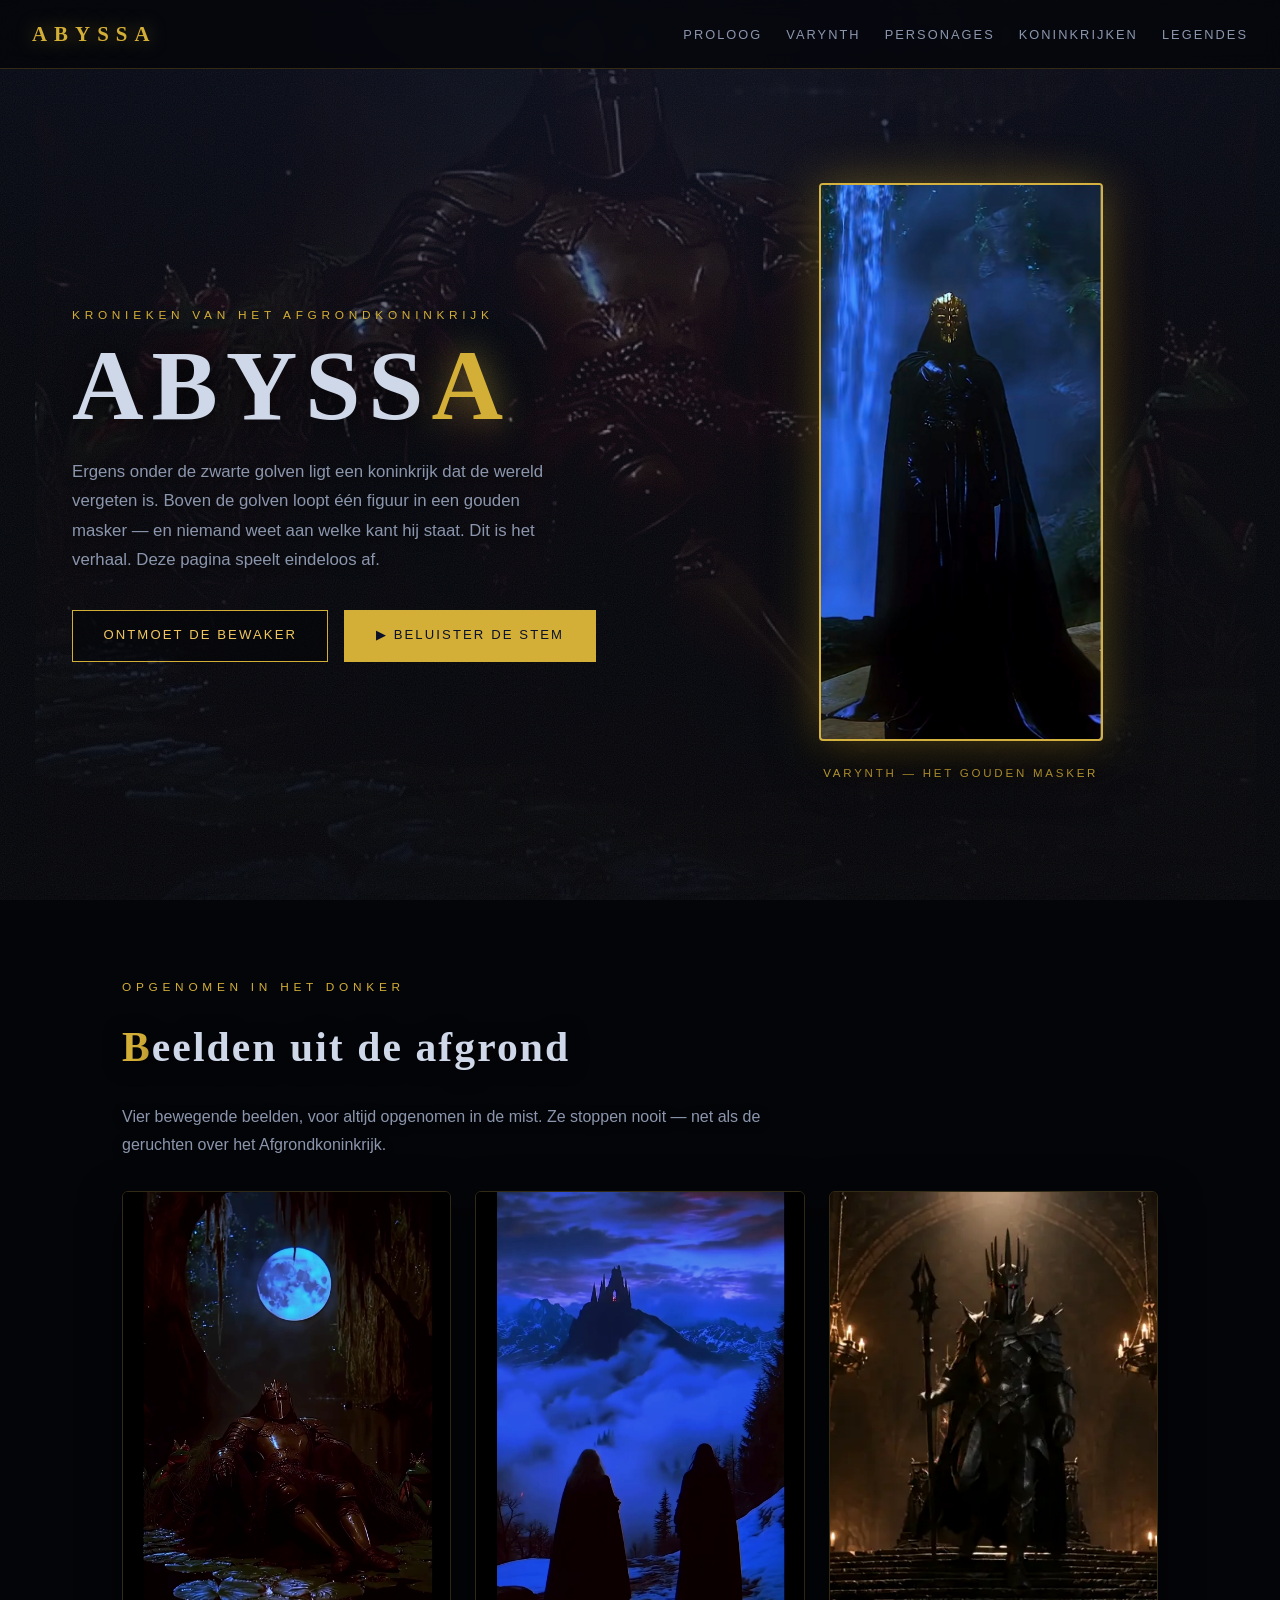
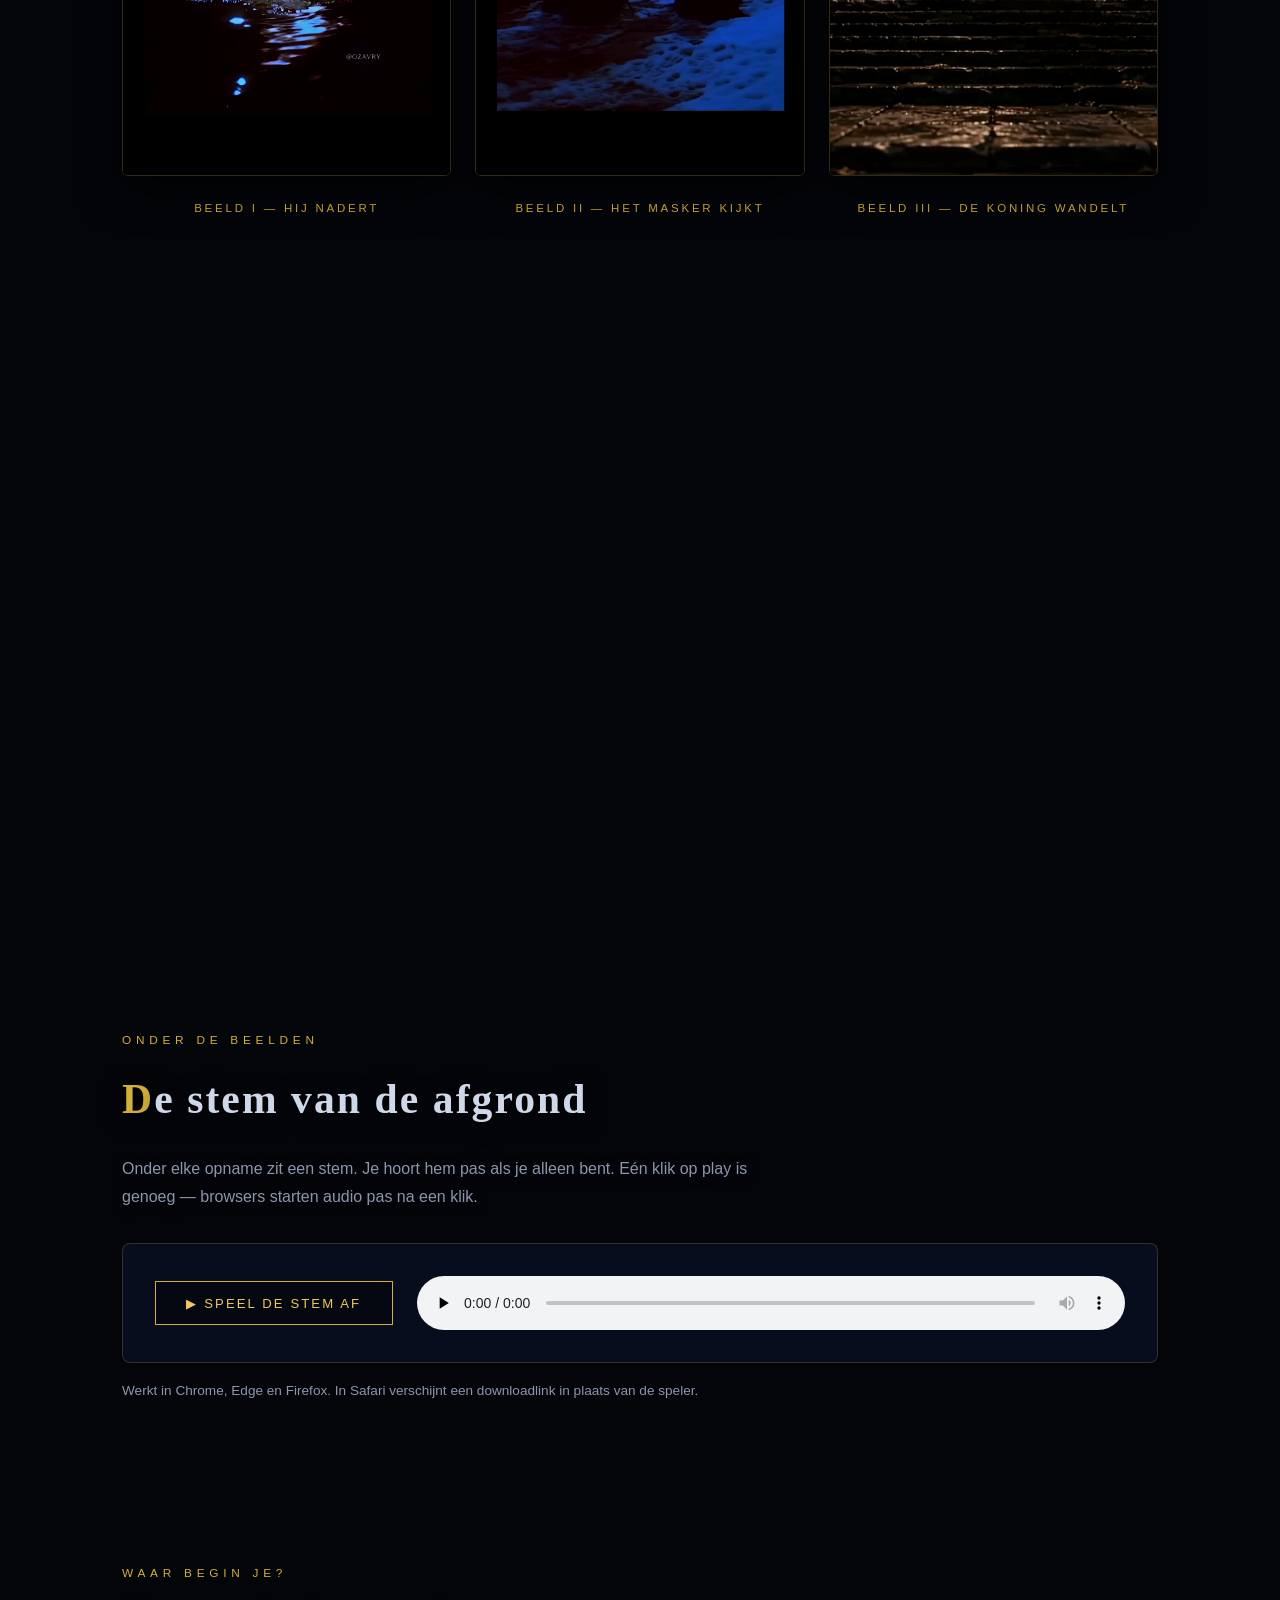
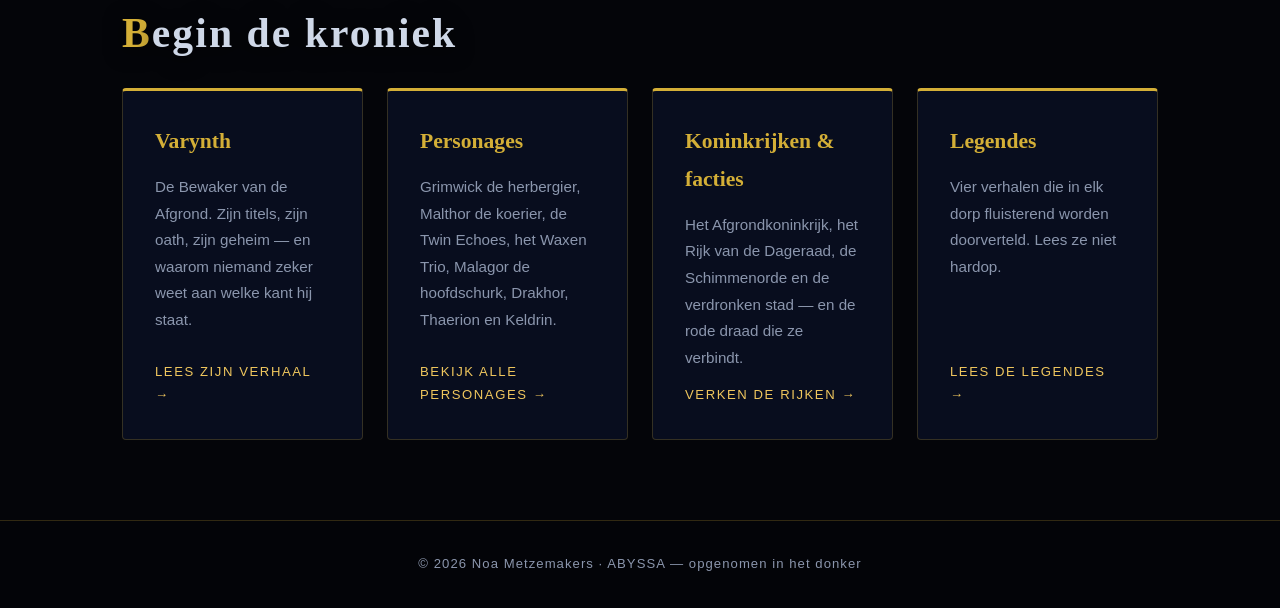
<file: index.html>
<!DOCTYPE html>
<html lang="nl">
<head>
    <meta charset="UTF-8">
    <meta name="viewport" content="width=device-width, initial-scale=1.0">
    <meta name="description" content="ABYSSA — kronieken van het Afgrondkoninkrijk. Een dark-fantasy verhaal over Varynth, de Bewaker van de Afgrond.">
    <title>ABYSSA — kronieken van het Afgrondkoninkrijk</title>
    <link rel="stylesheet" href="css/style.css">
</head>
<body>
    <div class="achtergrond" aria-hidden="true">
        <div class="achtergrond-laag actief"><img src="assets/bg/VERT_DF2-1.webp" alt=""></div>
        <div class="achtergrond-laag"><img src="assets/bg/VERT_DF2-2.webp" alt=""></div>
        <div class="achtergrond-laag"><img src="assets/bg/malagor-walk.webp" alt=""></div>
        <div class="achtergrond-laag"><img src="assets/bg/trio-play.webp" alt=""></div>
        <div class="achtergrond-overlay"></div>
    </div>
    <div class="grain" aria-hidden="true"></div>
    <p class="fluistering" id="fluistering" aria-hidden="true"></p>

    <header class="site-header">
        <a class="logo" href="index.html">ABYSSA</a>
        <button class="nav-toggle" id="nav-toggle" aria-label="Menu openen" aria-expanded="false">☰</button>
        <nav class="site-nav" id="site-nav">
            <ul>
                <li><a href="index.html">Proloog</a></li>
                <li><a href="varynth.html">Varynth</a></li>
                <li><a href="personages.html">Personages</a></li>
                <li><a href="koninkrijken.html">Koninkrijken</a></li>
                <li><a href="legendes.html">Legendes</a></li>
            </ul>
        </nav>
    </header>

    <main>
        <section class="hero" id="proloog">
            <div class="hero-tekst">
                <p class="hero-kicker">kronieken van het Afgrondkoninkrijk</p>
                <h1>ABYSS<span>A</span></h1>
                <p class="hero-tag">
                    Ergens onder de zwarte golven ligt een koninkrijk dat de wereld vergeten is.
                    Boven de golven loopt één figuur in een gouden masker — en niemand weet aan
                    welke kant hij staat. Dit is het verhaal. Deze pagina speelt eindeloos af.
                </p>
                <div class="hero-knoppen">
                    <a class="knop knop-primair" href="varynth.html">Ontmoet de Bewaker</a>
                    <a class="knop knop-goud" href="#stem">▶ Beluister de stem</a>
                </div>
            </div>
            <figure class="hero-foto">
                <img src="assets/img/gouden-masker.jpg" alt="Varynth in een zwarte cape met een gouden masker, in een mistig nachtblauw woud">
                <figcaption>Varynth — het gouden masker</figcaption>
            </figure>
        </section>

        <section class="sectie" id="beelden">
            <p class="sectie-kicker">opgenomen in het donker</p>
            <h2>Beelden uit de afgrond</h2>
            <p class="sectie-intro">
                Vier bewegende beelden, voor altijd opgenomen in de mist. Ze stoppen nooit —
                net als de geruchten over het Afgrondkoninkrijk.
            </p>
            <div class="banden-grid">
                <figure class="band-kaart reveal">
                    <img src="assets/bg/VERT_DF2-1.webp" alt="Beeld I: de bewaker nadert door de mist">
                    <figcaption>Beeld I — hij nadert</figcaption>
                </figure>
                <figure class="band-kaart reveal">
                    <img src="assets/bg/VERT_DF2-2.webp" alt="Beeld II: het gouden masker in het donker">
                    <figcaption>Beeld II — het masker kijkt</figcaption>
                </figure>
                <figure class="band-kaart reveal">
                    <img src="assets/bg/malagor-walk.webp" alt="Beeld III: de gebroken koning wandelt door de verwoeste zaal">
                    <figcaption>Beeld III — de koning wandelt</figcaption>
                </figure>
                <figure class="band-kaart reveal">
                    <img src="assets/bg/trio-play.webp" alt="Beeld IV: het Waxen Trio speelt het spel van het lot">
                    <figcaption>Beeld IV — het trio speelt</figcaption>
                </figure>
            </div>
        </section>

        <section class="sectie" id="stem">
            <p class="sectie-kicker">onder de beelden</p>
            <h2>De stem van de afgrond</h2>
            <p class="sectie-intro">
                Onder elke opname zit een stem. Je hoort hem pas als je alleen bent.
                Eén klik op play is genoeg — browsers starten audio pas na een klik.
            </p>
            <div class="stem-speler reveal">
                <button id="audio-knop" class="knop knop-primair" type="button">▶ Speel de stem af</button>
                <audio id="audio" controls preload="none">
                    <source src="assets/audio/VERT_DF2.flac" type="audio/flac">
                    Je browser kan deze audio niet afspelen.
                    <a href="assets/audio/VERT_DF2.flac" download>Download de stem</a>
                </audio>
            </div>
            <p class="stem-nb">
                Werkt in Chrome, Edge en Firefox. In Safari verschijnt een downloadlink in plaats van de speler.
            </p>
        </section>

        <section class="sectie" id="kroniek">
            <p class="sectie-kicker">waar begin je?</p>
            <h2>Begin de kroniek</h2>
            <div class="kaarten">
                <article class="kaart reveal">
                    <h3>Varynth</h3>
                    <p>De Bewaker van de Afgrond. Zijn titels, zijn oath, zijn geheim — en waarom niemand zeker weet aan welke kant hij staat.</p>
                    <a class="kaart-link" href="varynth.html">Lees zijn verhaal →</a>
                </article>
                <article class="kaart reveal">
                    <h3>Personages</h3>
                    <p>Grimwick de herbergier, Malthor de koerier, de Twin Echoes, het Waxen Trio, Malagor de hoofdschurk, Drakhor, Thaerion en Keldrin.</p>
                    <a class="kaart-link" href="personages.html">Bekijk alle personages →</a>
                </article>
                <article class="kaart reveal">
                    <h3>Koninkrijken &amp; facties</h3>
                    <p>Het Afgrondkoninkrijk, het Rijk van de Dageraad, de Schimmenorde en de verdronken stad — en de rode draad die ze verbindt.</p>
                    <a class="kaart-link" href="koninkrijken.html">Verken de rijken →</a>
                </article>
                <article class="kaart reveal">
                    <h3>Legendes</h3>
                    <p>Vier verhalen die in elk dorp fluisterend worden doorverteld. Lees ze niet hardop.</p>
                    <a class="kaart-link" href="legendes.html">Lees de legendes →</a>
                </article>
            </div>
        </section>
    </main>

    <footer class="site-footer">
        <p>© <span id="jaar"></span> Noa Metzemakers · ABYSSA — opgenomen in het donker</p>
    </footer>

    <script src="js/script.js"></script>
</body>
</html>
</file>
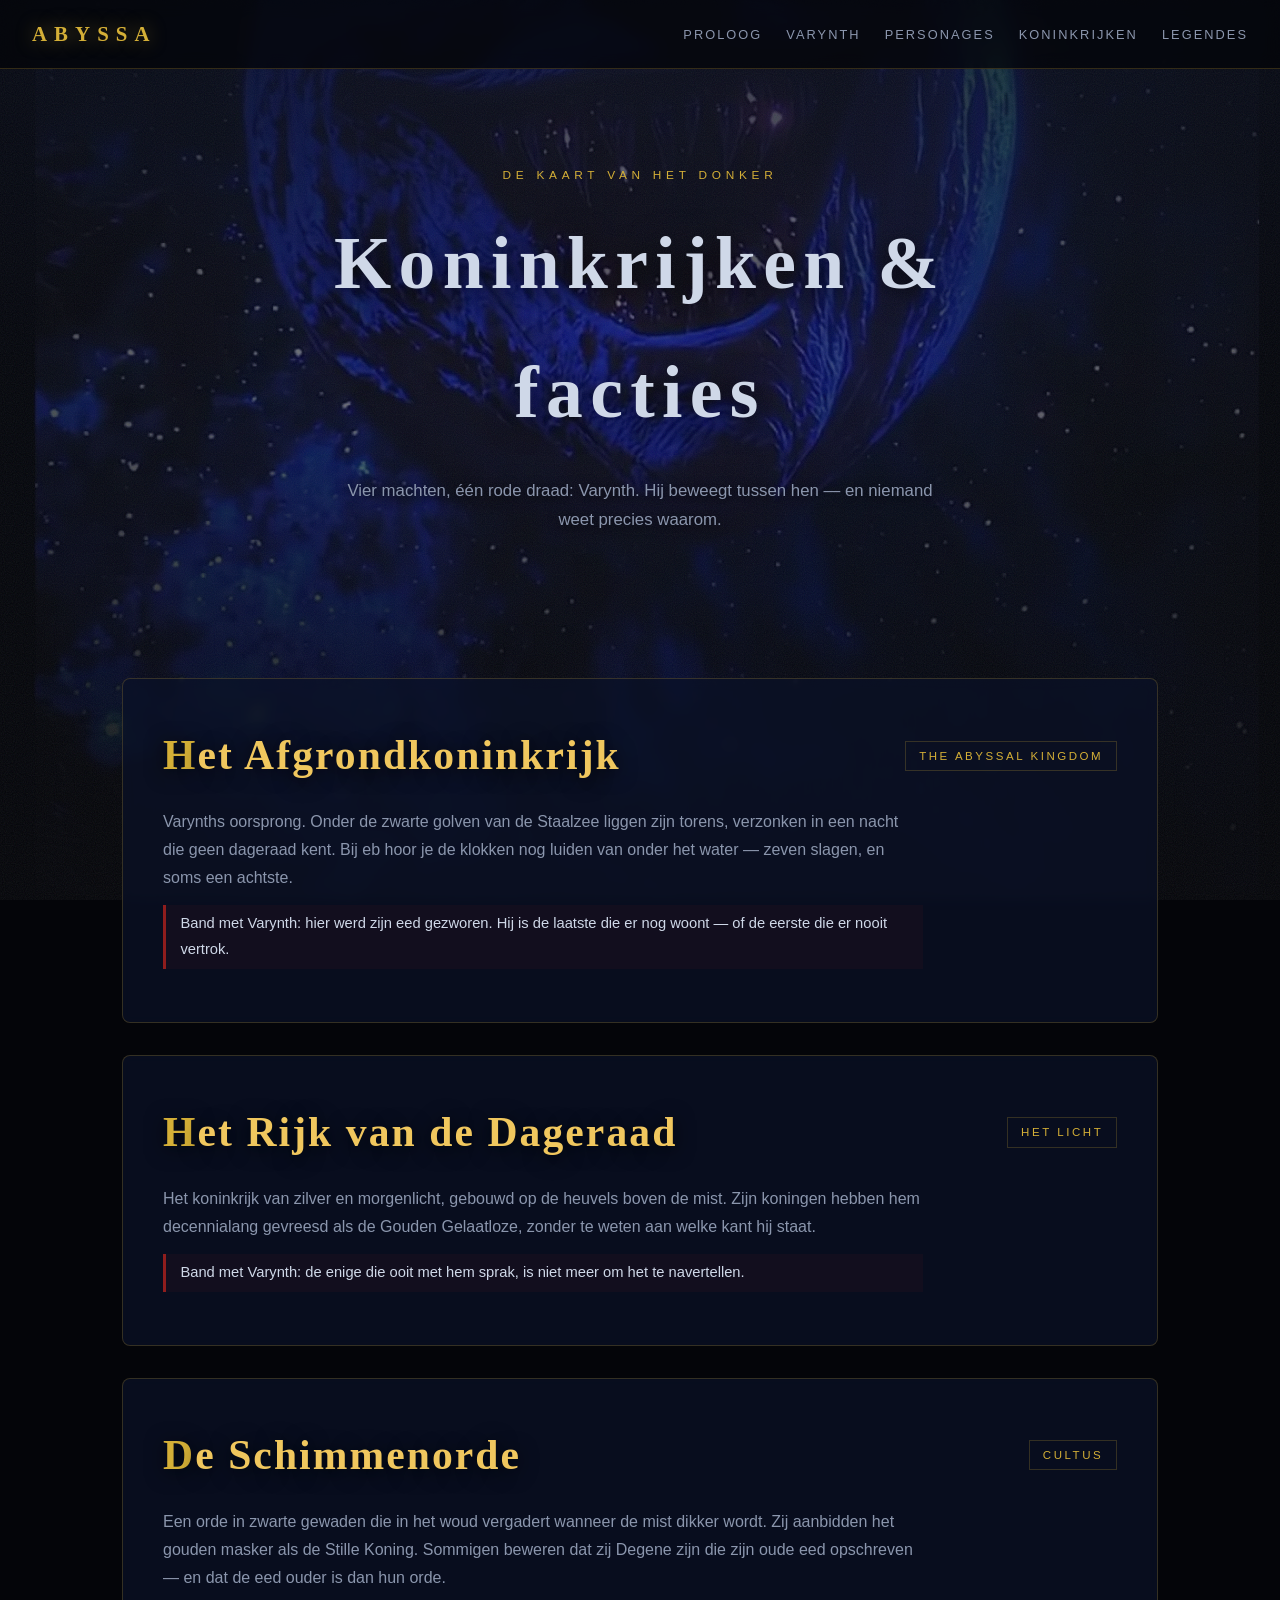
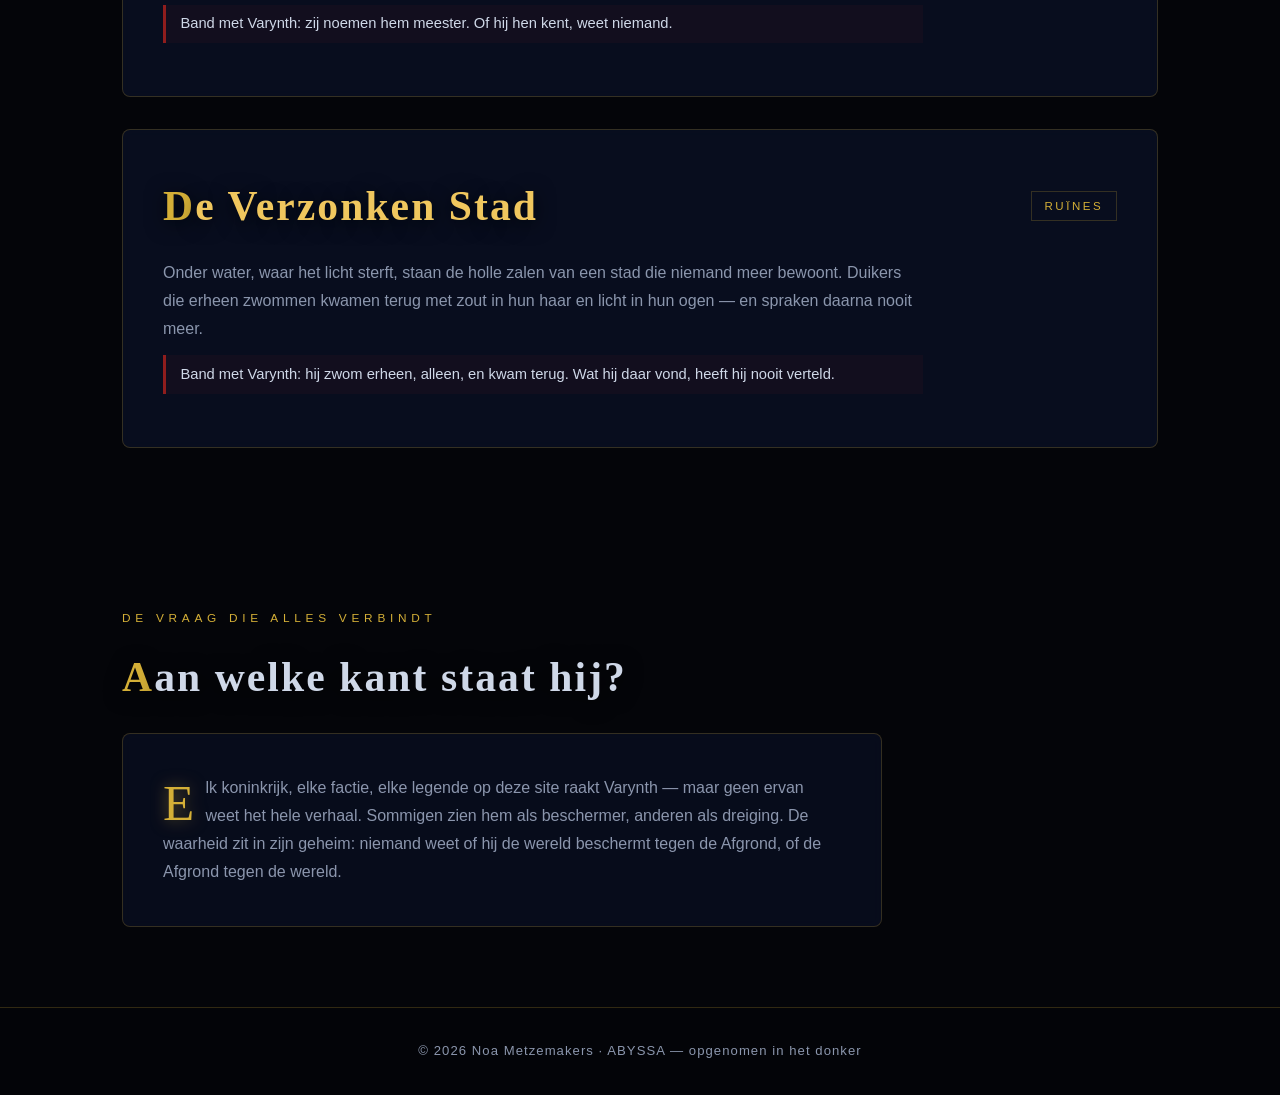
<file: koninkrijken.html>
<!DOCTYPE html>
<html lang="nl">
<head>
    <meta charset="UTF-8">
    <meta name="viewport" content="width=device-width, initial-scale=1.0">
    <meta name="description" content="De koninkrijken en facties van ABYSSA — en de rode draad die ze verbindt: Varynth, de Bewaker van de Afgrond.">
    <title>Koninkrijken &amp; facties — ABYSSA</title>
    <link rel="stylesheet" href="css/style.css">
</head>
<body>
    <div class="achtergrond" aria-hidden="true">
        <div class="achtergrond-laag actief"><img src="assets/bg/VERT_DF2-1.webp" alt=""></div>
        <div class="achtergrond-laag"><img src="assets/bg/trio-play.webp" alt=""></div>
        <div class="achtergrond-overlay"></div>
    </div>
    <div class="grain" aria-hidden="true"></div>
    <p class="fluistering" id="fluistering" aria-hidden="true"></p>

    <header class="site-header">
        <a class="logo" href="index.html">ABYSSA</a>
        <button class="nav-toggle" id="nav-toggle" aria-label="Menu openen" aria-expanded="false">☰</button>
        <nav class="site-nav" id="site-nav">
            <ul>
                <li><a href="index.html">Proloog</a></li>
                <li><a href="varynth.html">Varynth</a></li>
                <li><a href="personages.html">Personages</a></li>
                <li><a href="koninkrijken.html">Koninkrijken</a></li>
                <li><a href="legendes.html">Legendes</a></li>
            </ul>
        </nav>
    </header>

    <main>
        <section class="pagina-hero">
            <p class="hero-kicker">de kaart van het donker</p>
            <h1>Koninkrijken &amp; facties</h1>
            <p class="hero-tag">Vier machten, één rode draad: Varynth. Hij beweegt tussen hen — en niemand weet precies waarom.</p>
        </section>

        <section class="sectie">
            <div class="rijken-lijst">
                <article class="rijk reveal">
                    <div class="rijk-kop">
                        <h2>Het Afgrondkoninkrijk</h2>
                        <span class="rijk-tag">The Abyssal Kingdom</span>
                    </div>
                    <p>
                        Varynths oorsprong. Onder de zwarte golven van de Staalzee liggen zijn torens,
                        verzonken in een nacht die geen dageraad kent. Bij eb hoor je de klokken nog
                        luiden van onder het water — zeven slagen, en soms een achtste.
                    </p>
                    <p class="rijk-band">Band met Varynth: hier werd zijn eed gezworen. Hij is de laatste die er nog woont — of de eerste die er nooit vertrok.</p>
                </article>

                <article class="rijk reveal">
                    <div class="rijk-kop">
                        <h2>Het Rijk van de Dageraad</h2>
                        <span class="rijk-tag">het licht</span>
                    </div>
                    <p>
                        Het koninkrijk van zilver en morgenlicht, gebouwd op de heuvels boven de mist.
                        Zijn koningen hebben hem decennialang gevreesd als de Gouden Gelaatloze,
                        zonder te weten aan welke kant hij staat.
                    </p>
                    <p class="rijk-band">Band met Varynth: de enige die ooit met hem sprak, is niet meer om het te navertellen.</p>
                </article>

                <article class="rijk reveal">
                    <div class="rijk-kop">
                        <h2>De Schimmenorde</h2>
                        <span class="rijk-tag">cultus</span>
                    </div>
                    <p>
                        Een orde in zwarte gewaden die in het woud vergadert wanneer de mist dikker
                        wordt. Zij aanbidden het gouden masker als de Stille Koning. Sommigen beweren
                        dat zij Degene zijn die zijn oude eed opschreven — en dat de eed ouder is dan
                        hun orde.
                    </p>
                    <p class="rijk-band">Band met Varynth: zij noemen hem meester. Of hij hen kent, weet niemand.</p>
                </article>

                <article class="rijk reveal">
                    <div class="rijk-kop">
                        <h2>De Verzonken Stad</h2>
                        <span class="rijk-tag">ruïnes</span>
                    </div>
                    <p>
                        Onder water, waar het licht sterft, staan de holle zalen van een stad die
                        niemand meer bewoont. Duikers die erheen zwommen kwamen terug met zout in hun
                        haar en licht in hun ogen — en spraken daarna nooit meer.
                    </p>
                    <p class="rijk-band">Band met Varynth: hij zwom erheen, alleen, en kwam terug. Wat hij daar vond, heeft hij nooit verteld.</p>
                </article>
            </div>
        </section>

        <section class="sectie">
            <p class="sectie-kicker">de vraag die alles verbindt</p>
            <h2>Aan welke kant staat hij?</h2>
            <div class="verhaal reveal">
                <p class="dropcap">
                    Elk koninkrijk, elke factie, elke legende op deze site raakt Varynth — maar geen
                    ervan weet het hele verhaal. Sommigen zien hem als beschermer, anderen als
                    dreiging. De waarheid zit in zijn geheim: niemand weet of hij de wereld beschermt
                    tegen de Afgrond, of de Afgrond tegen de wereld.
                </p>
            </div>
        </section>
    </main>

    <footer class="site-footer">
        <p>© <span id="jaar"></span> Noa Metzemakers · ABYSSA — opgenomen in het donker</p>
    </footer>

    <script src="js/script.js"></script>
</body>
</html>
</file>
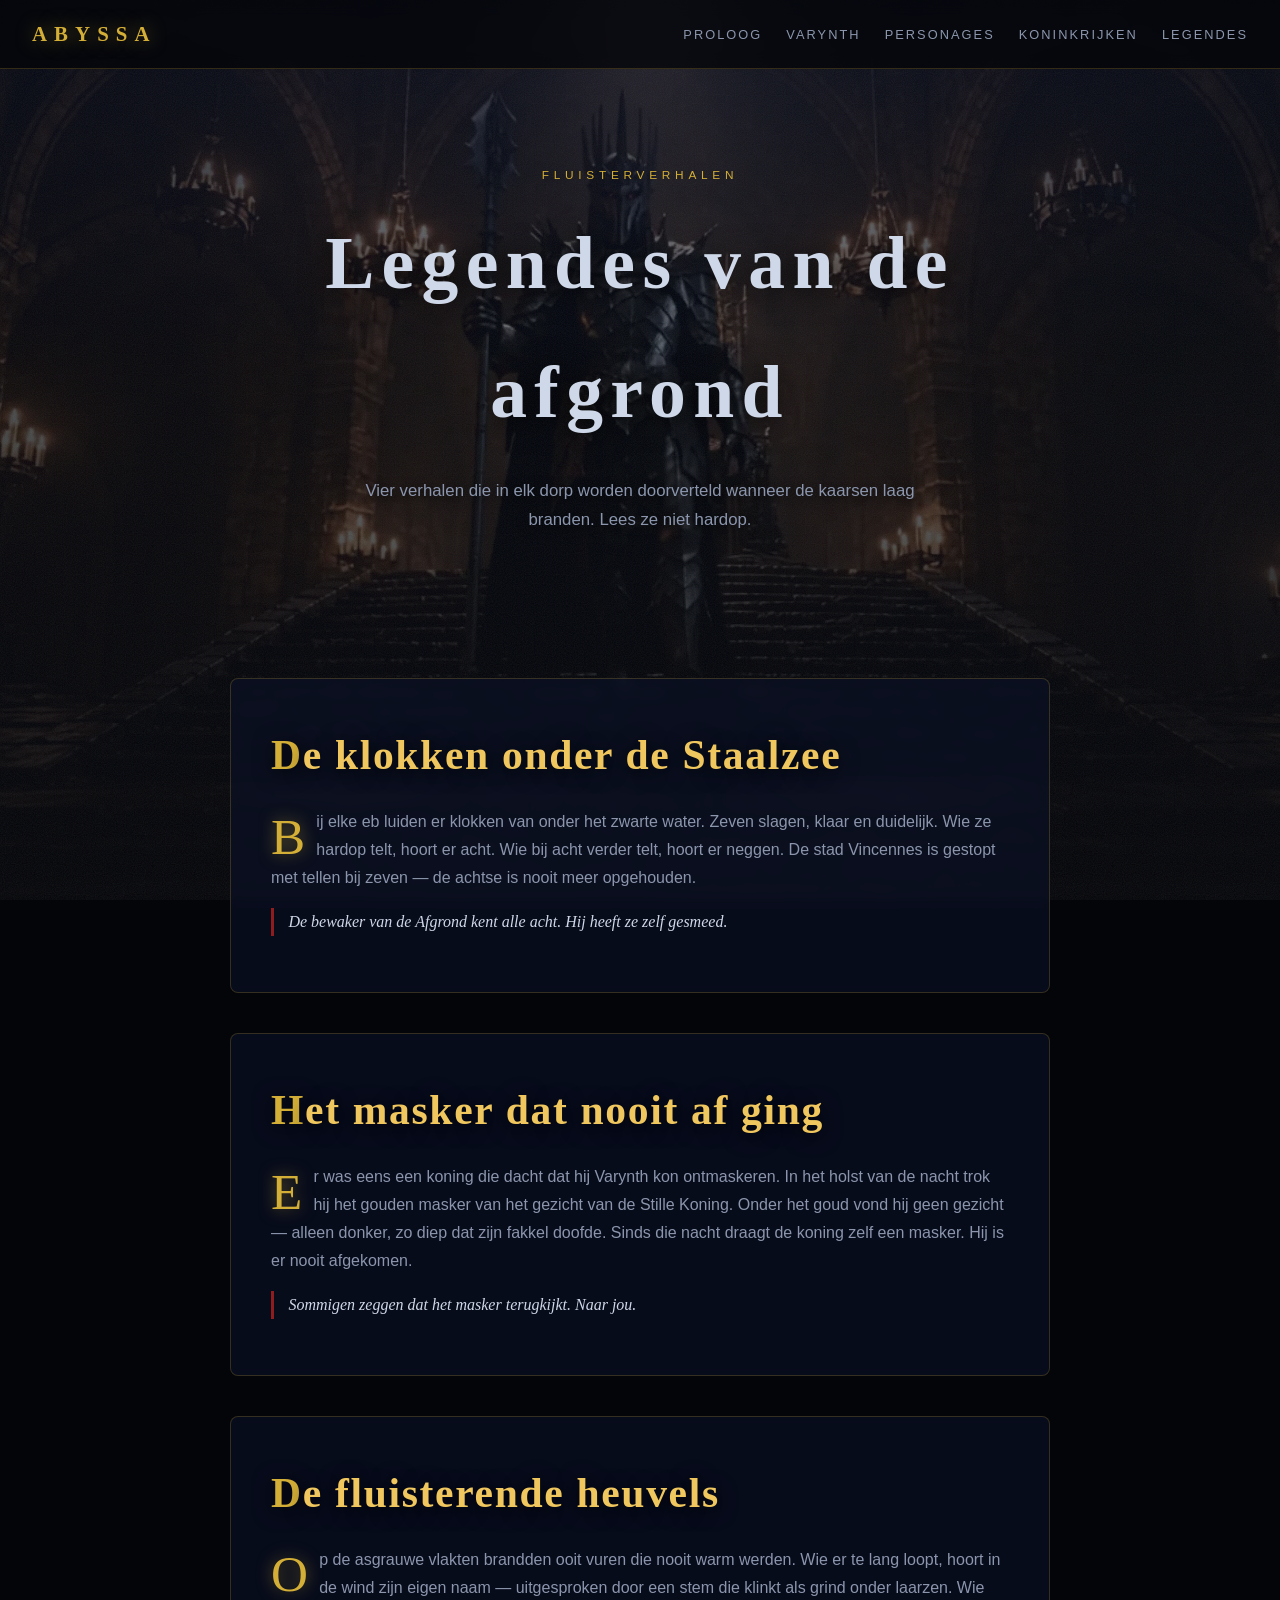
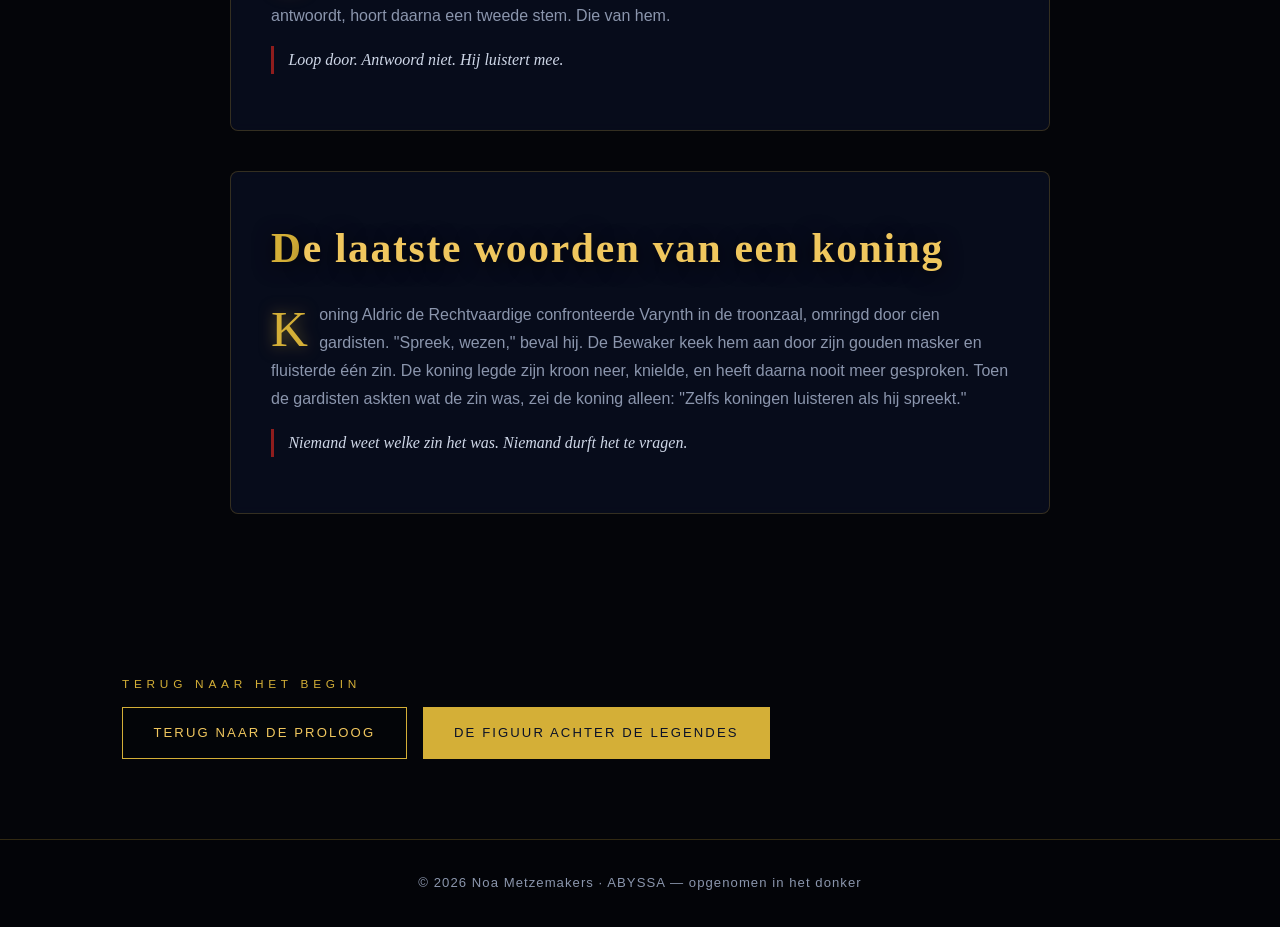
<file: legendes.html>
<!DOCTYPE html>
<html lang="nl">
<head>
    <meta charset="UTF-8">
    <meta name="viewport" content="width=device-width, initial-scale=1.0">
    <meta name="description" content="De legendes van ABYSSA — vier verhalen die in elk dorp fluisterend worden doorverteld. Lees ze niet hardop.">
    <title>Legendes van de afgrond — ABYSSA</title>
    <link rel="stylesheet" href="css/style.css">
</head>
<body>
    <div class="achtergrond" aria-hidden="true">
        <div class="achtergrond-laag actief"><img src="assets/bg/malagor-walk.webp" alt=""></div>
        <div class="achtergrond-laag"><img src="assets/bg/VERT_DF2-2.webp" alt=""></div>
        <div class="achtergrond-overlay"></div>
    </div>
    <div class="grain" aria-hidden="true"></div>
    <p class="fluistering" id="fluistering" aria-hidden="true"></p>

    <header class="site-header">
        <a class="logo" href="index.html">ABYSSA</a>
        <button class="nav-toggle" id="nav-toggle" aria-label="Menu openen" aria-expanded="false">☰</button>
        <nav class="site-nav" id="site-nav">
            <ul>
                <li><a href="index.html">Proloog</a></li>
                <li><a href="varynth.html">Varynth</a></li>
                <li><a href="personages.html">Personages</a></li>
                <li><a href="koninkrijken.html">Koninkrijken</a></li>
                <li><a href="legendes.html">Legendes</a></li>
            </ul>
        </nav>
    </header>

    <main>
        <section class="pagina-hero">
            <p class="hero-kicker">fluisterverhalen</p>
            <h1>Legendes van de afgrond</h1>
            <p class="hero-tag">Vier verhalen die in elk dorp worden doorverteld wanneer de kaarsen laag branden. Lees ze niet hardop.</p>
        </section>

        <section class="sectie">
            <div class="legendes-lijst">
                <article class="legende reveal">
                    <h2>De klokken onder de Staalzee</h2>
                    <p class="dropcap">
                        Bij elke eb luiden er klokken van onder het zwarte water. Zeven slagen, klaar
                        en duidelijk. Wie ze hardop telt, hoort er acht. Wie bij acht verder telt, hoort
                        er neggen. De stad Vincennes is gestopt met tellen bij zeven — de achtse is
                        nooit meer opgehouden.
                    </p>
                    <p class="legende-eind">De bewaker van de Afgrond kent alle acht. Hij heeft ze zelf gesmeed.</p>
                </article>

                <article class="legende reveal">
                    <h2>Het masker dat nooit af ging</h2>
                    <p class="dropcap">
                        Er was eens een koning die dacht dat hij Varynth kon ontmaskeren. In het holst
                        van de nacht trok hij het gouden masker van het gezicht van de Stille Koning.
                        Onder het goud vond hij geen gezicht — alleen donker, zo diep dat zijn fakkel
                        doofde. Sinds die nacht draagt de koning zelf een masker. Hij is er nooit
                        afgekomen.
                    </p>
                    <p class="legende-eind">Sommigen zeggen dat het masker terugkijkt. Naar jou.</p>
                </article>

                <article class="legende reveal">
                    <h2>De fluisterende heuvels</h2>
                    <p class="dropcap">
                        Op de asgrauwe vlakten brandden ooit vuren die nooit warm werden. Wie er te
                        lang loopt, hoort in de wind zijn eigen naam — uitgesproken door een stem die
                        klinkt als grind onder laarzen. Wie antwoordt, hoort daarna een tweede stem.
                        Die van hem.
                    </p>
                    <p class="legende-eind">Loop door. Antwoord niet. Hij luistert mee.</p>
                </article>

                <article class="legende reveal">
                    <h2>De laatste woorden van een koning</h2>
                    <p class="dropcap">
                        Koning Aldric de Rechtvaardige confronteerde Varynth in de troonzaal, omringd
                        door cien gardisten. "Spreek, wezen," beval hij. De Bewaker keek hem aan door
                        zijn gouden masker en fluisterde één zin. De koning legde zijn kroon neer,
                        knielde, en heeft daarna nooit meer gesproken. Toen de gardisten askten wat
                        de zin was, zei de koning alleen: "Zelfs koningen luisteren als hij spreekt."
                    </p>
                    <p class="legende-eind">Niemand weet welke zin het was. Niemand durft het te vragen.</p>
                </article>
            </div>
        </section>

        <section class="sectie">
            <p class="sectie-kicker">terug naar het begin</p>
            <div class="hero-knoppen">
                <a class="knop knop-primair" href="index.html">Terug naar de proloog</a>
                <a class="knop knop-goud" href="varynth.html">De figuur achter de legendes</a>
            </div>
        </section>
    </main>

    <footer class="site-footer">
        <p>© <span id="jaar"></span> Noa Metzemakers · ABYSSA — opgenomen in het donker</p>
    </footer>

    <script src="js/script.js"></script>
</body>
</html>
</file>
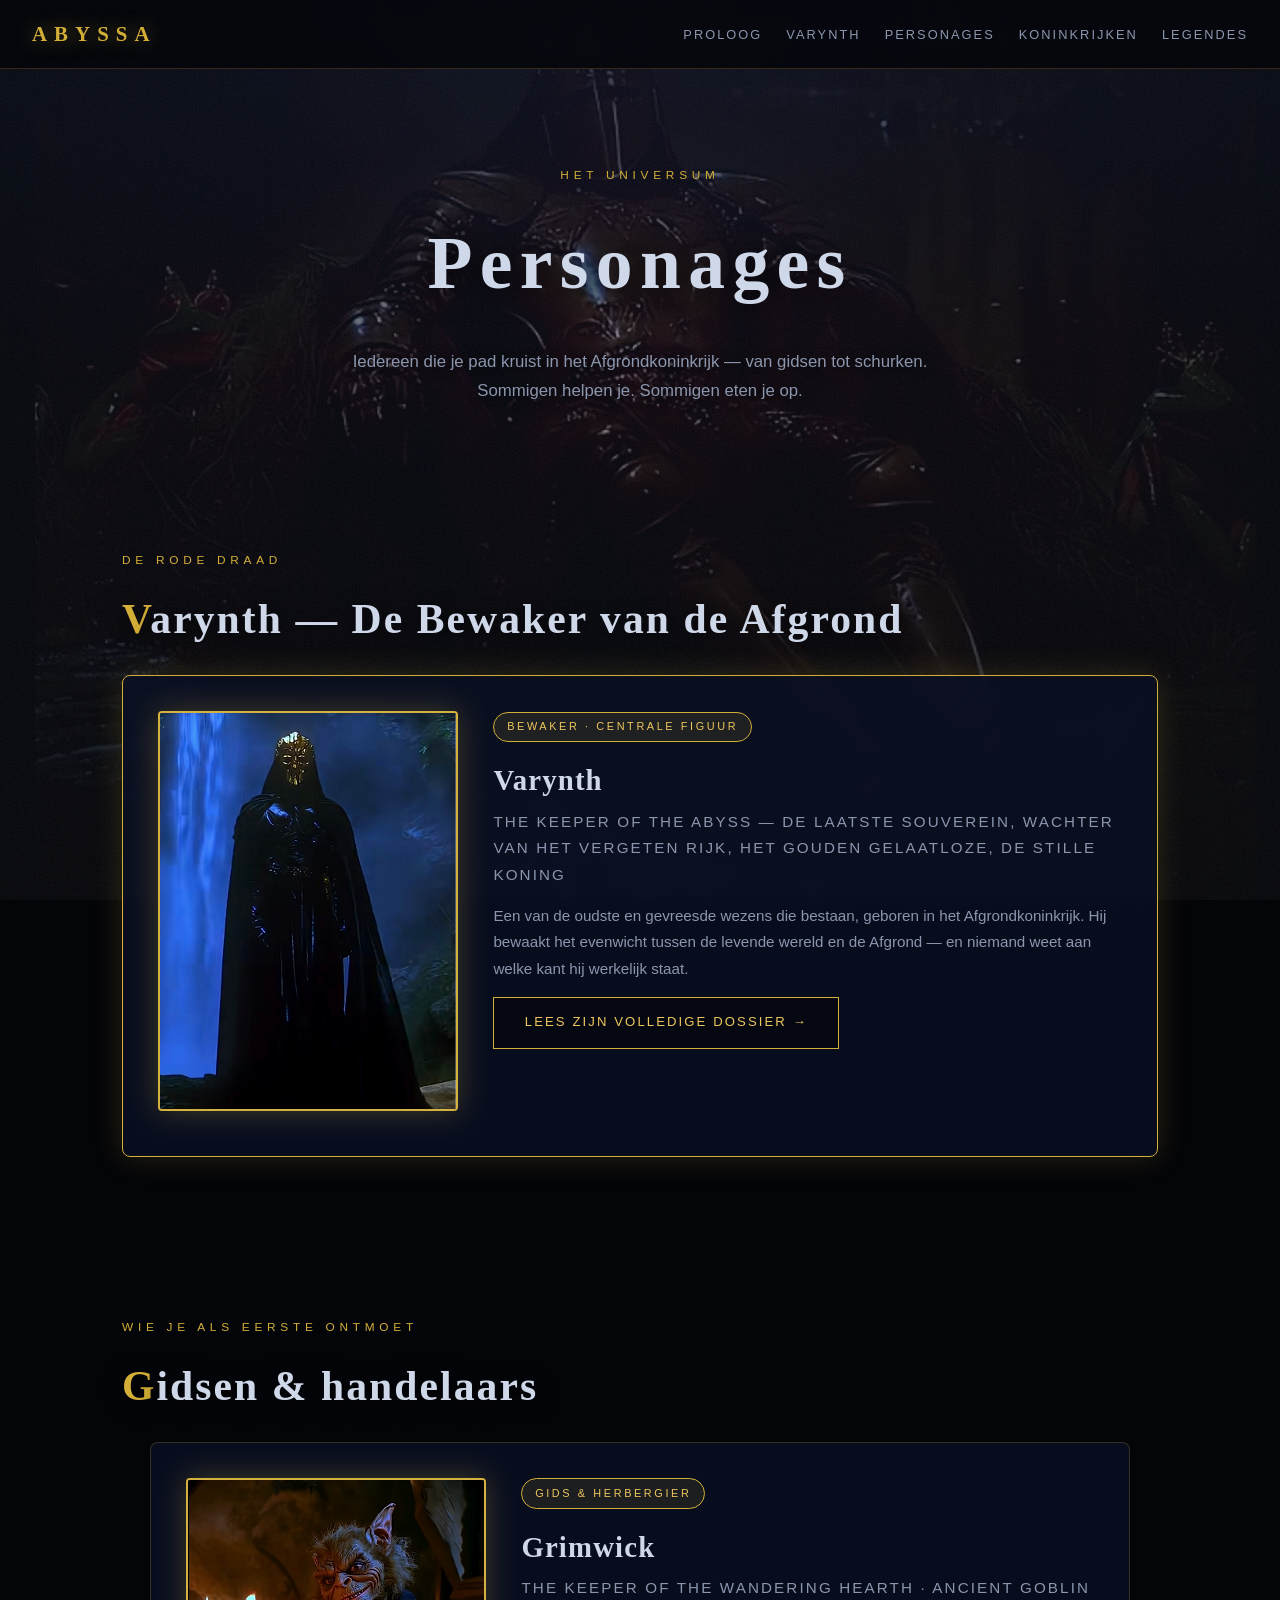
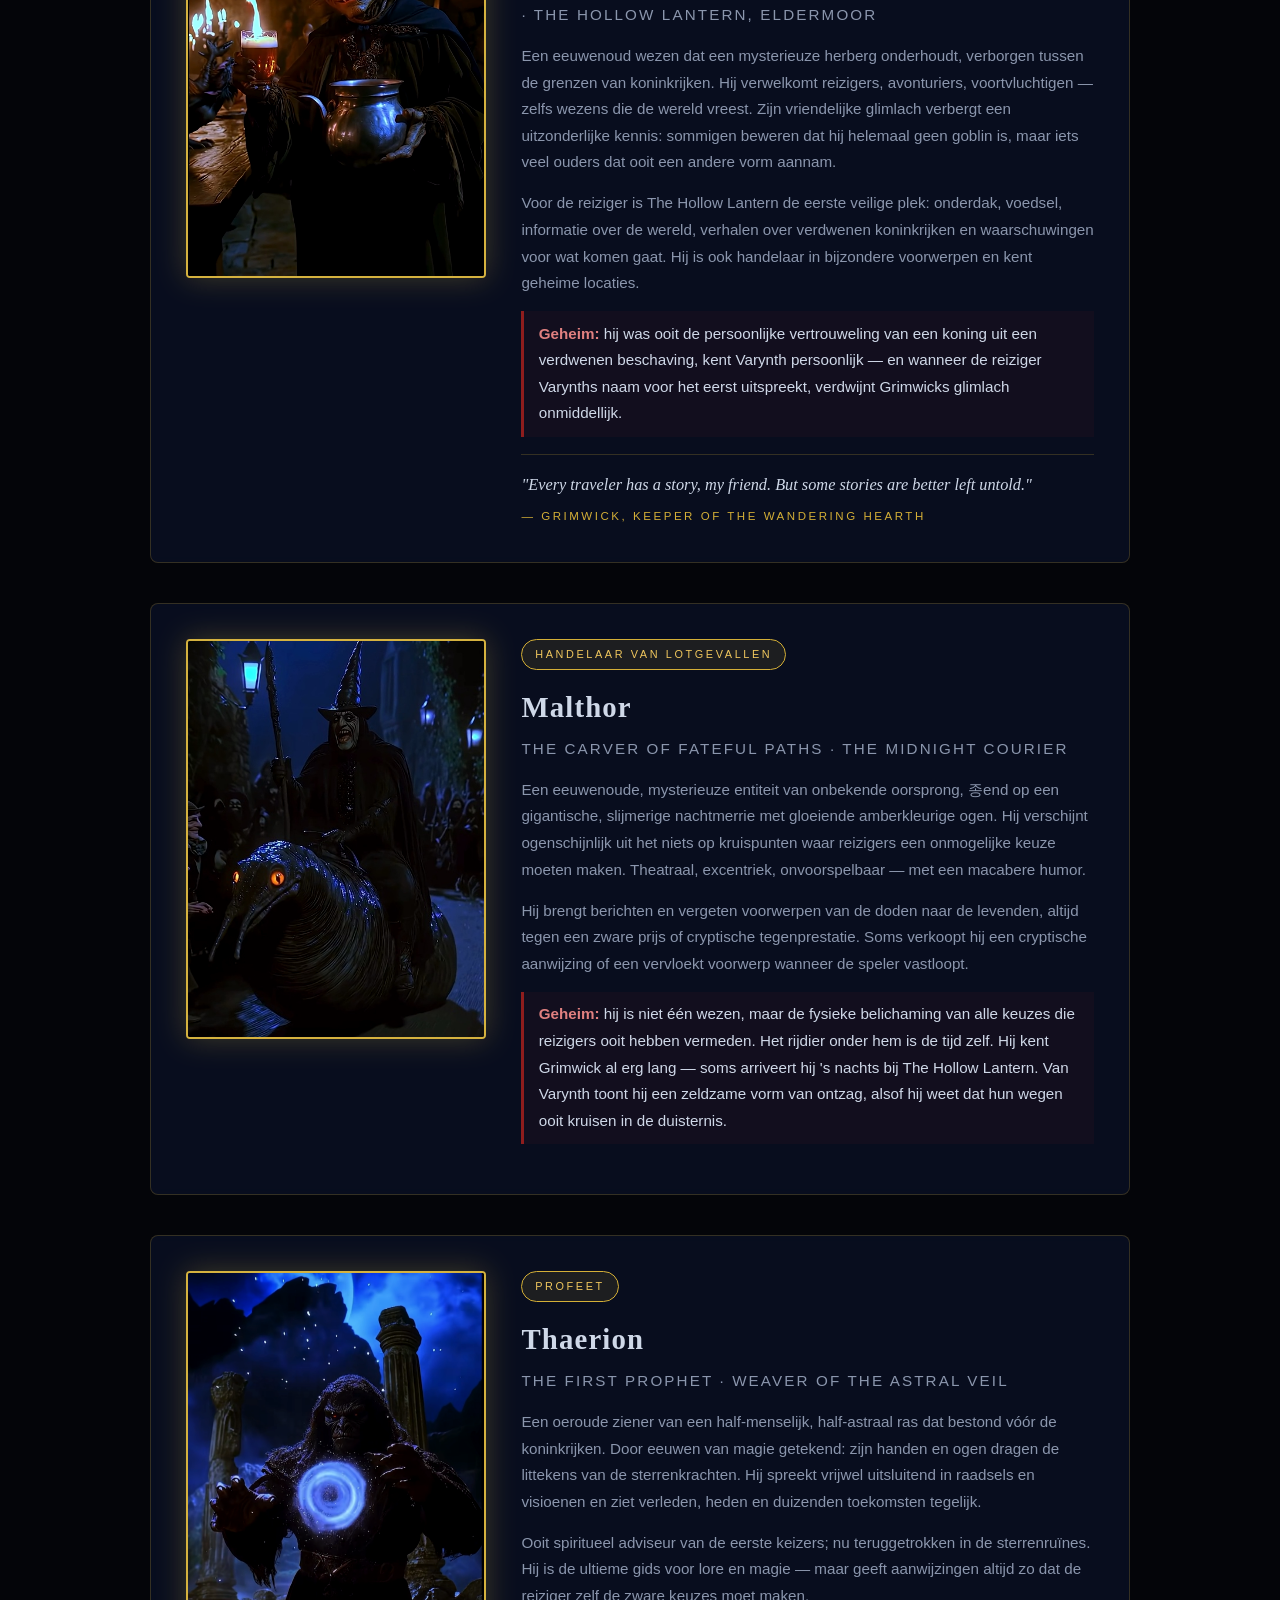
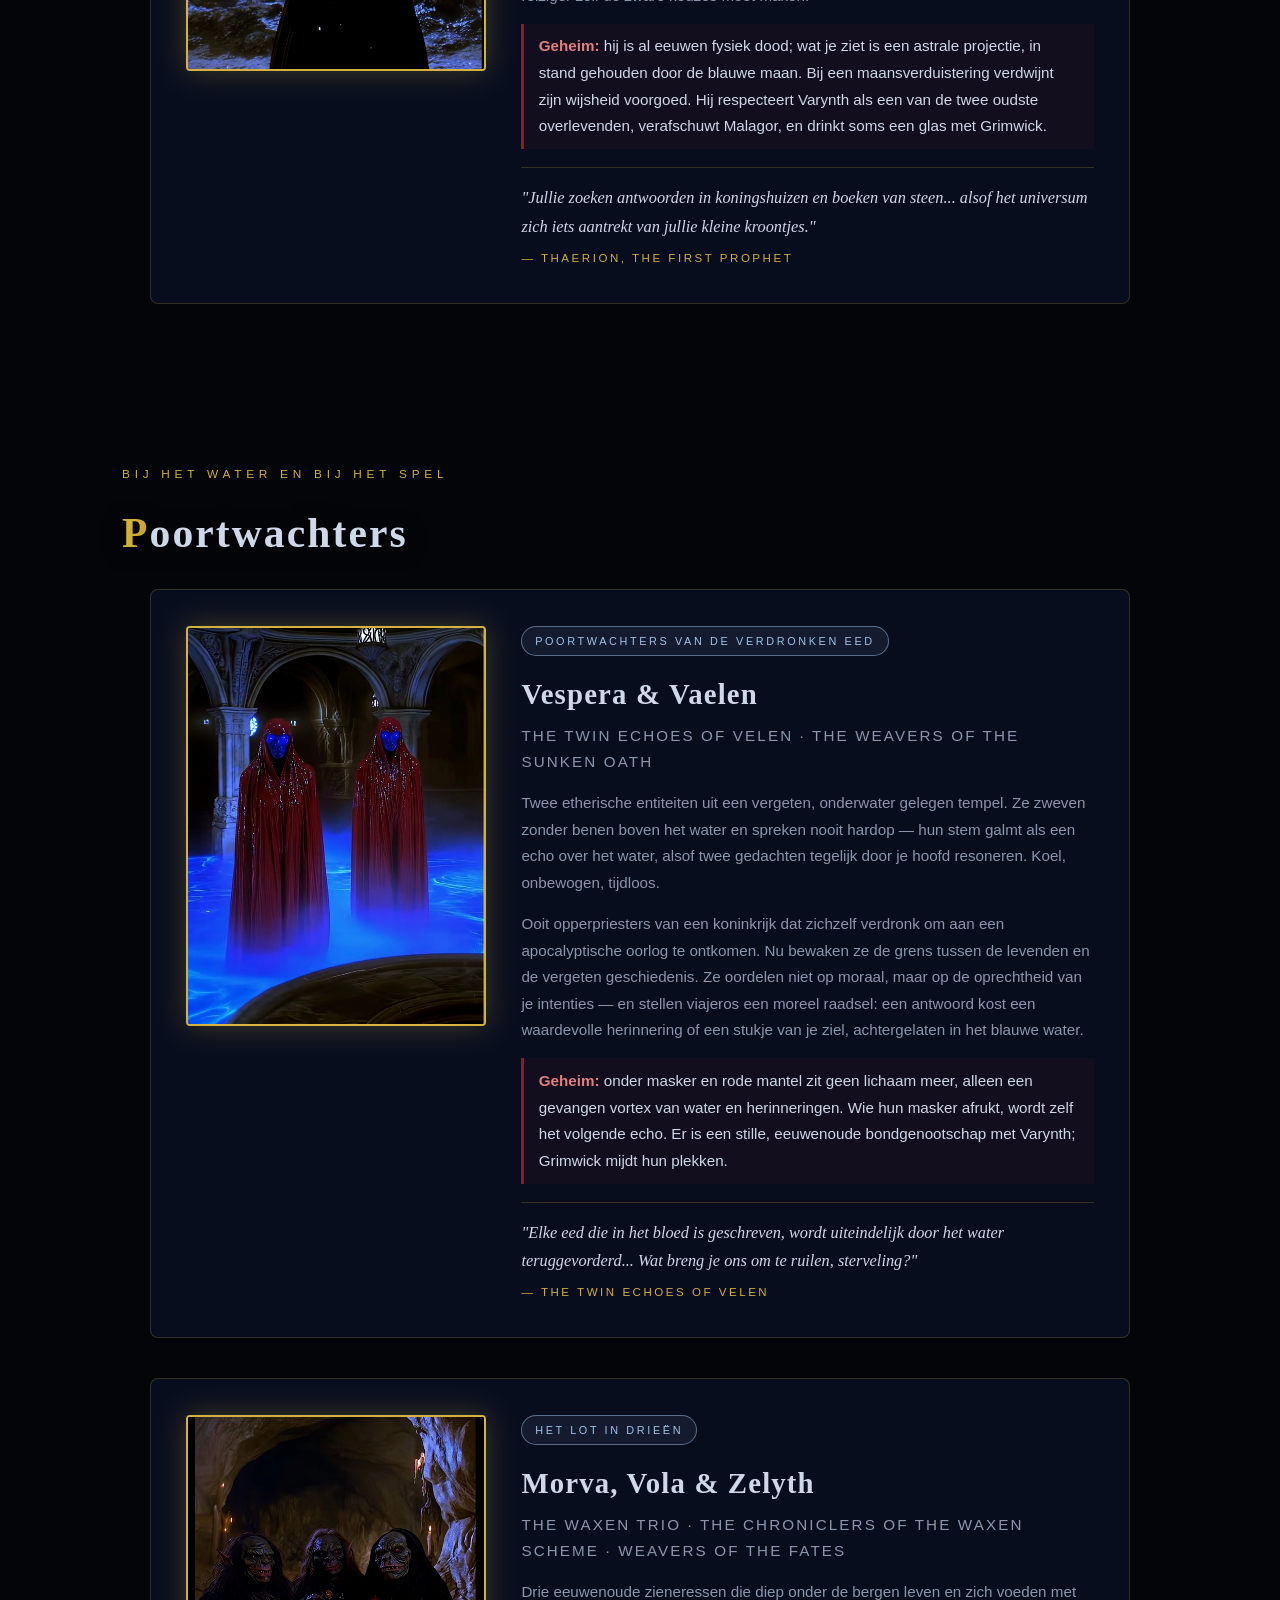
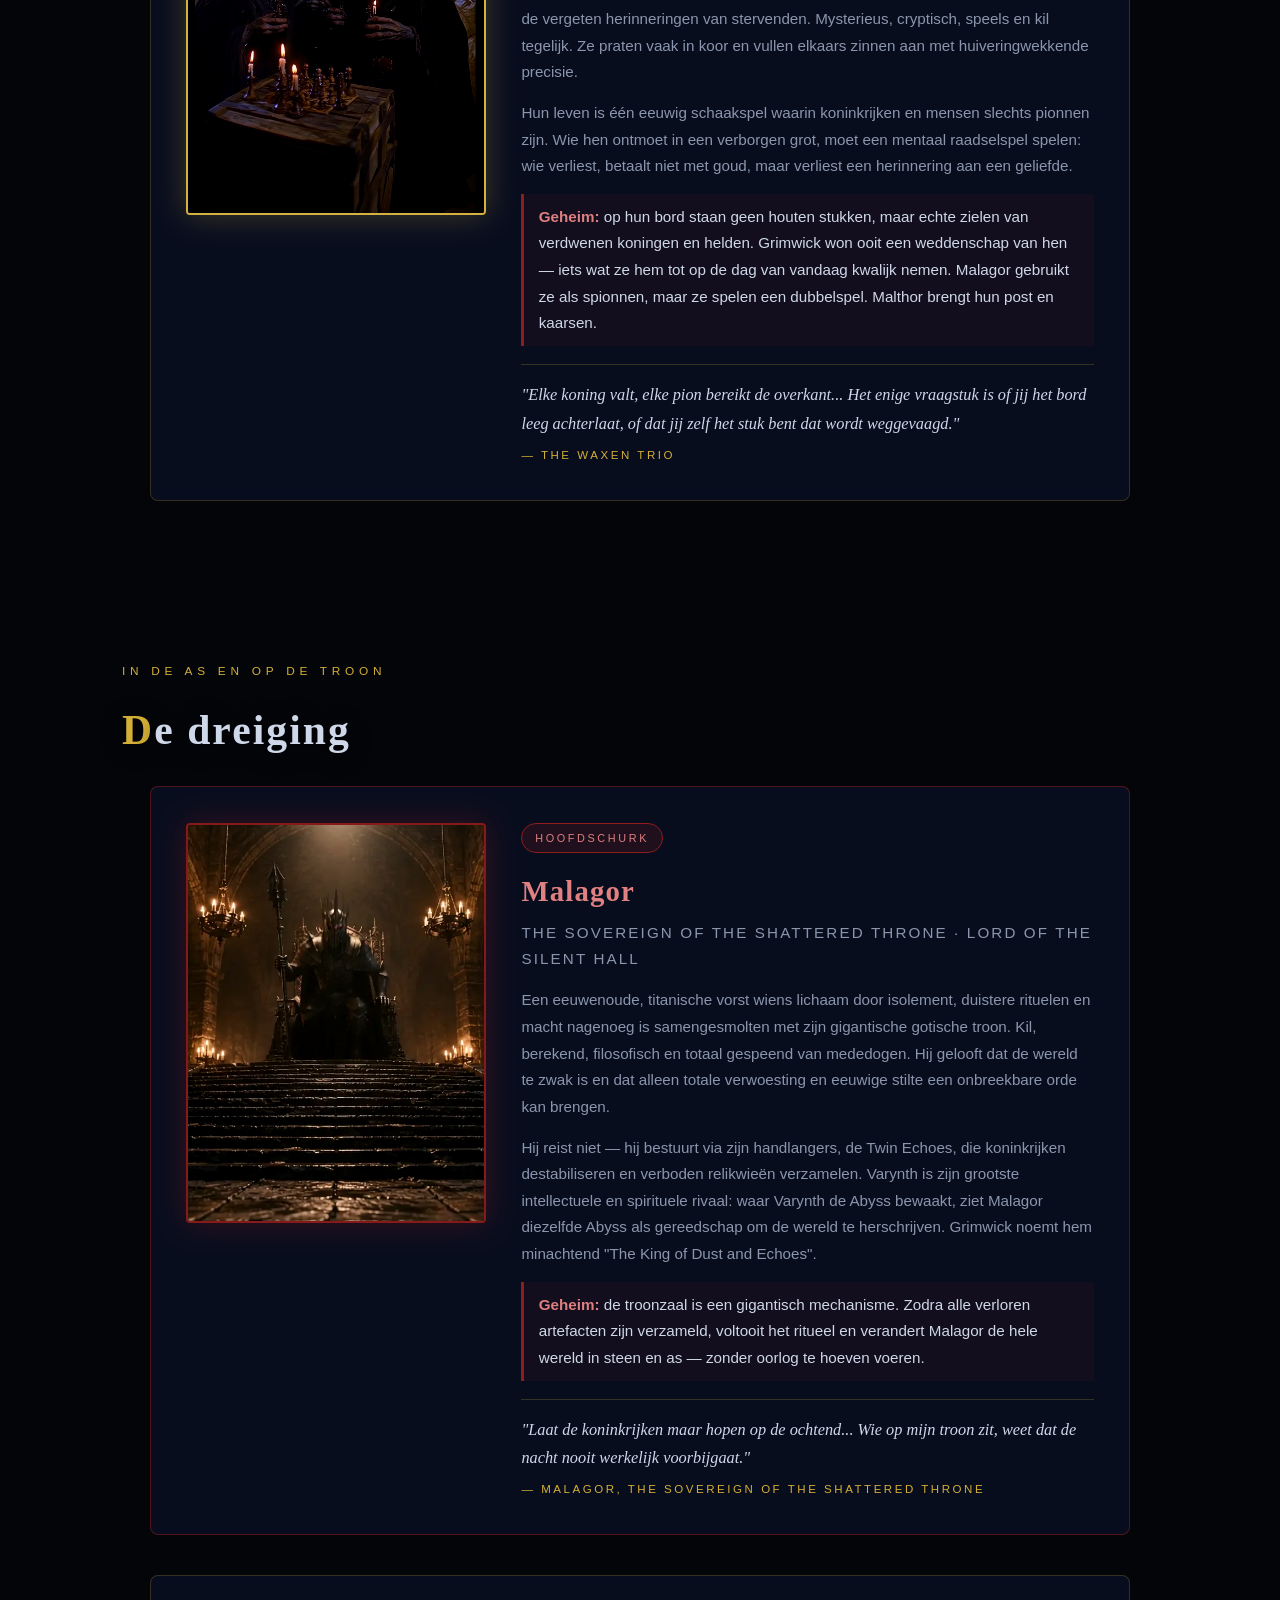
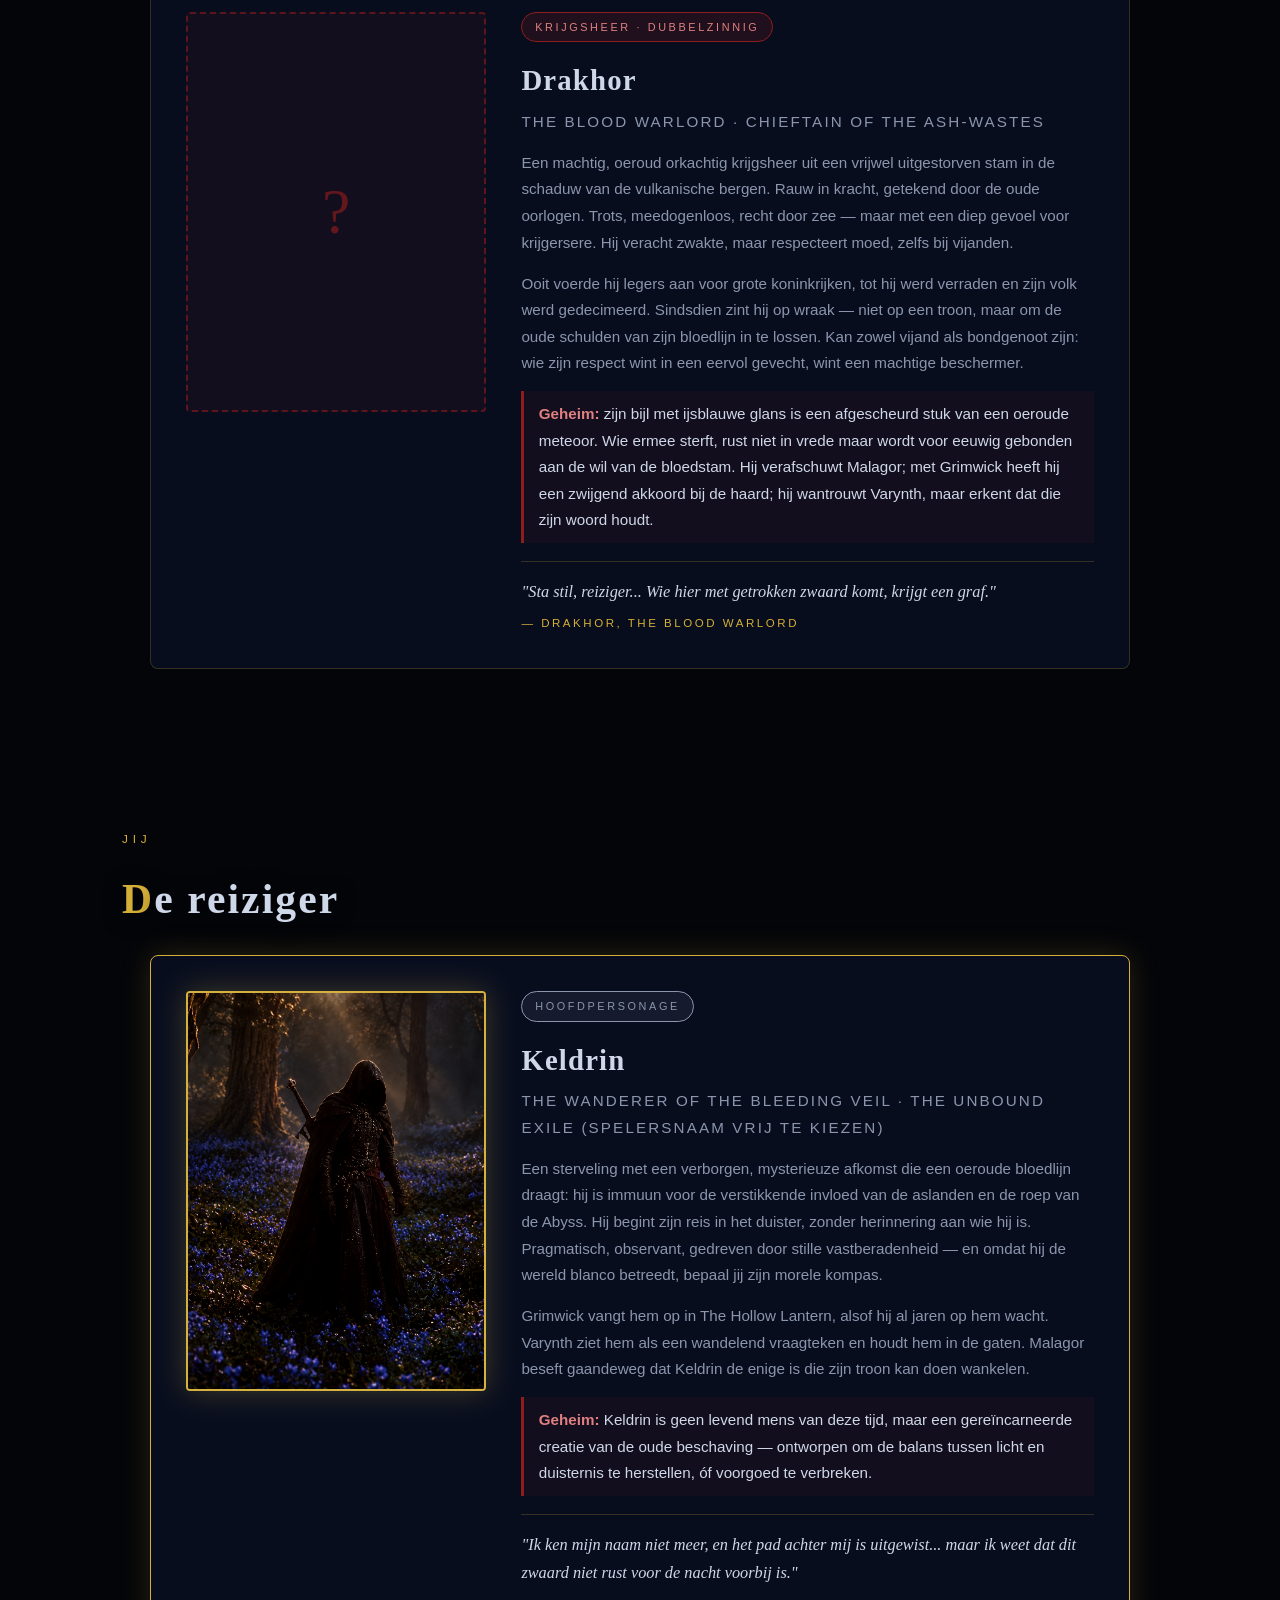
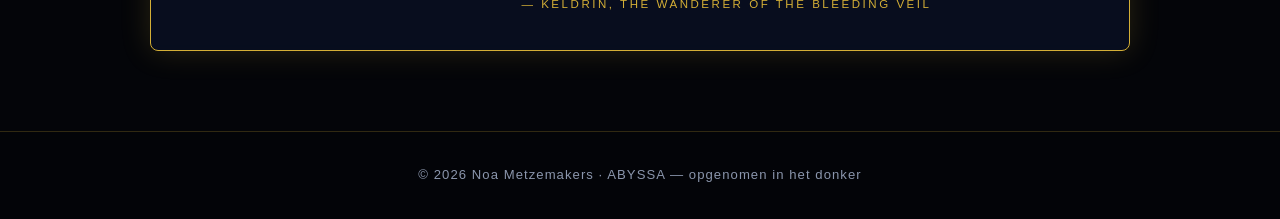
<file: personages.html>
<!DOCTYPE html>
<html lang="nl">
<head>
    <meta charset="UTF-8">
    <meta name="viewport" content="width=device-width, initial-scale=1.0">
    <meta name="description" content="Alle personages van ABYSSA: Varynth, Grimwick, Malthor, de Twin Echoes, het Waxen Trio, Malagor, Drakhor, Thaerion en Keldrin.">
    <title>Personages — ABYSSA</title>
    <link rel="stylesheet" href="css/style.css">
</head>
<body>
    <div class="achtergrond" aria-hidden="true">
        <div class="achtergrond-laag actief"><img src="assets/bg/VERT_DF2-1.webp" alt=""></div>
        <div class="achtergrond-laag"><img src="assets/bg/VERT_DF2-2.webp" alt=""></div>
        <div class="achtergrond-laag"><img src="assets/bg/malagor-walk.webp" alt=""></div>
        <div class="achtergrond-laag"><img src="assets/bg/trio-play.webp" alt=""></div>
        <div class="achtergrond-overlay"></div>
    </div>
    <div class="grain" aria-hidden="true"></div>
    <p class="fluistering" id="fluistering" aria-hidden="true"></p>

    <header class="site-header">
        <a class="logo" href="index.html">ABYSSA</a>
        <button class="nav-toggle" id="nav-toggle" aria-label="Menu openen" aria-expanded="false">☰</button>
        <nav class="site-nav" id="site-nav">
            <ul>
                <li><a href="index.html">Proloog</a></li>
                <li><a href="varynth.html">Varynth</a></li>
                <li><a href="personages.html">Personages</a></li>
                <li><a href="koninkrijken.html">Koninkrijken</a></li>
                <li><a href="legendes.html">Legendes</a></li>
            </ul>
        </nav>
    </header>

    <main>
        <section class="pagina-hero">
            <p class="hero-kicker">het universum</p>
            <h1>Personages</h1>
            <p class="hero-tag">Iedereen die je pad kruist in het Afgrondkoninkrijk — van gidsen tot schurken. Sommigen helpen je. Sommigen eten je op.</p>
        </section>

        <section class="sectie">
            <p class="sectie-kicker">de rode draad</p>
            <h2>Varynth — De Bewaker van de Afgrond</h2>
            <article class="personage personage-hoofd reveal">
                <div class="personage-foto">
                    <img src="assets/img/gouden-masker.jpg" alt="Varynth in zwarte hoed en gouden masker">
                </div>
                <div class="personage-info">
                    <span class="badge badge-goud">Bewaker · centrale figuur</span>
                    <h3>Varynth</h3>
                    <p class="personage-titel">The Keeper of the Abyss — De Laatste Souverein, Wachter van het Vergeten Rijk, Het Gouden Gelaatloze, De Stille Koning</p>
                    <p>
                        Een van de oudste en gevreesde wezens die bestaan, geboren in het Afgrondkoninkrijk.
                        Hij bewaakt het evenwicht tussen de levende wereld en de Afgrond — en niemand weet
                        aan welke kant hij werkelijk staat.
                    </p>
                    <a class="knop knop-primair" href="varynth.html">Lees zijn volledige dossier →</a>
                </div>
            </article>
        </section>

        <section class="sectie">
            <p class="sectie-kicker">wie je als eerste ontmoet</p>
            <h2>Gidsen &amp; handelaars</h2>
            <div class="personages-lijst">

                <article class="personage reveal">
                    <div class="personage-foto">
                        <img src="assets/img/grimwick.png" alt="Grimwick, een oude goblin met ketel en glas in een donkere herberg">
                    </div>
                    <div class="personage-info">
                        <span class="badge badge-goud">Gids &amp; herbergier</span>
                        <h3>Grimwick</h3>
                        <p class="personage-titel">The Keeper of the Wandering Hearth · Ancient Goblin · The Hollow Lantern, Eldermoor</p>
                        <p>
                            Een eeuwenoud wezen dat een mysterieuze herberg onderhoudt, verborgen tussen de
                            grenzen van koninkrijken. Hij verwelkomt reizigers, avonturiers, voortvluchtigen —
                            zelfs wezens die de wereld vreest. Zijn vriendelijke glimlach verbergt een
                            uitzonderlijke kennis: sommigen beweren dat hij helemaal geen goblin is, maar iets
                            veel ouders dat ooit een andere vorm aannam.
                        </p>
                        <p>
                            Voor de reiziger is The Hollow Lantern de eerste veilige plek: onderdak, voedsel,
                            informatie over de wereld, verhalen over verdwenen koninkrijken en waarschuwingen
                            voor wat komen gaat. Hij is ook handelaar in bijzondere voorwerpen en kent
                            geheime locaties.
                        </p>
                        <p class="personage-geheim"><strong>Geheim:</strong> hij was ooit de persoonlijke vertrouweling van een koning uit een verdwenen beschaving, kent Varynth persoonlijk — en wanneer de reiziger Varynths naam voor het eerst uitspreekt, verdwijnt Grimwicks glimlach onmiddellijk.</p>
                        <blockquote class="personage-quote"><p>"Every traveler has a story, my friend. But some stories are better left untold."</p><cite>— Grimwick, Keeper of the Wandering Hearth</cite></blockquote>
                    </div>
                </article>

                <article class="personage reveal">
                    <div class="personage-foto">
                        <img src="assets/img/malthor.jpg" alt="Malthor op een nachtmerrie met amberkleurige ogen, op een donker kruispunt">
                    </div>
                    <div class="personage-info">
                        <span class="badge badge-goud">Handelaar van lotgevallen</span>
                        <h3>Malthor</h3>
                        <p class="personage-titel">The Carver of Fateful Paths · The Midnight Courier</p>
                        <p>
                            Een eeuwenoude, mysterieuze entiteit van onbekende oorsprong, 종end op een
                            gigantische, slijmerige nachtmerrie met gloeiende amberkleurige ogen. Hij verschijnt
                            ogenschijnlijk uit het niets op kruispunten waar reizigers een onmogelijke keuze
                            moeten maken. Theatraal, excentriek, onvoorspelbaar — met een macabere humor.
                        </p>
                        <p>
                            Hij brengt berichten en vergeten voorwerpen van de doden naar de levenden, altijd
                            tegen een zware prijs of cryptische tegenprestatie. Soms verkoopt hij een cryptische
                            aanwijzing of een vervloekt voorwerp wanneer de speler vastloopt.
                        </p>
                        <p class="personage-geheim"><strong>Geheim:</strong> hij is niet één wezen, maar de fysieke belichaming van alle keuzes die reizigers ooit hebben vermeden. Het rijdier onder hem is de tijd zelf. Hij kent Grimwick al erg lang — soms arriveert hij 's nachts bij The Hollow Lantern. Van Varynth toont hij een zeldzame vorm van ontzag, alsof hij weet dat hun wegen ooit kruisen in de duisternis.</p>
                    </div>
                </article>

                <article class="personage reveal">
                    <div class="personage-foto">
                        <img src="assets/img/thaerion.png" alt="Thaerion, een oude profeet met een blauwe spiraal van licht voor een grote blauwe maan">
                    </div>
                    <div class="personage-info">
                        <span class="badge badge-goud">Profeet</span>
                        <h3>Thaerion</h3>
                        <p class="personage-titel">The First Prophet · Weaver of the Astral Veil</p>
                        <p>
                            Een oeroude ziener van een half-menselijk, half-astraal ras dat bestond vóór de
                            koninkrijken. Door eeuwen van magie getekend: zijn handen en ogen dragen de
                            littekens van de sterrenkrachten. Hij spreekt vrijwel uitsluitend in raadsels en
                            visioenen en ziet verleden, heden en duizenden toekomsten tegelijk.
                        </p>
                        <p>
                            Ooit spiritueel adviseur van de eerste keizers; nu teruggetrokken in de
                            sterrenruïnes. Hij is de ultieme gids voor lore en magie — maar geeft
                            aanwijzingen altijd zo dat de reiziger zelf de zware keuzes moet maken.
                        </p>
                        <p class="personage-geheim"><strong>Geheim:</strong> hij is al eeuwen fysiek dood; wat je ziet is een astrale projectie, in stand gehouden door de blauwe maan. Bij een maansverduistering verdwijnt zijn wijsheid voorgoed. Hij respecteert Varynth als een van de twee oudste overlevenden, verafschuwt Malagor, en drinkt soms een glas met Grimwick.</p>
                        <blockquote class="personage-quote"><p>"Jullie zoeken antwoorden in koningshuizen en boeken van steen... alsof het universum zich iets aantrekt van jullie kleine kroontjes."</p><cite>— Thaerion, The First Prophet</cite></blockquote>
                    </div>
                </article>

            </div>
        </section>

        <section class="sectie">
            <p class="sectie-kicker">bij het water en bij het spel</p>
            <h2>Poortwachters</h2>
            <div class="personages-lijst">

                <article class="personage reveal">
                    <div class="personage-foto">
                        <img src="assets/img/twin-echoes.jpg" alt="Vespera en Vaelen, twee figuren met blauwe gezichten in rode capes in een verzonken tempel">
                    </div>
                    <div class="personage-info">
                        <span class="badge badge-blauw">Poortwachters van de verdronken eed</span>
                        <h3>Vespera &amp; Vaelen</h3>
                        <p class="personage-titel">The Twin Echoes of Velen · The Weavers of the Sunken Oath</p>
                        <p>
                            Twee etherische entiteiten uit een vergeten, onderwater gelegen tempel. Ze zweven
                            zonder benen boven het water en spreken nooit hardop — hun stem galmt als een echo
                            over het water, alsof twee gedachten tegelijk door je hoofd resoneren. Koel,
                            onbewogen, tijdloos.
                        </p>
                        <p>
                            Ooit opperpriesters van een koninkrijk dat zichzelf verdronk om aan een
                            apocalyptische oorlog te ontkomen. Nu bewaken ze de grens tussen de levenden en de
                            vergeten geschiedenis. Ze oordelen niet op moraal, maar op de oprechtheid van je
                            intenties — en stellen viajeros een moreel raadsel: een antwoord kost een
                            waardevolle herinnering of een stukje van je ziel, achtergelaten in het blauwe water.
                        </p>
                        <p class="personage-geheim"><strong>Geheim:</strong> onder masker en rode mantel zit geen lichaam meer, alleen een gevangen vortex van water en herinneringen. Wie hun masker afrukt, wordt zelf het volgende echo. Er is een stille, eeuwenoude bondgenootschap met Varynth; Grimwick mijdt hun plekken.</p>
                        <blockquote class="personage-quote"><p>"Elke eed die in het bloed is geschreven, wordt uiteindelijk door het water teruggevorderd... Wat breng je ons om te ruilen, sterveling?"</p><cite>— The Twin Echoes of Velen</cite></blockquote>
                    </div>
                </article>

                <article class="personage reveal">
                    <div class="personage-foto">
                        <img src="assets/img/waxen-trio.jpg" alt="Morva, Vola en Zelyth aan een tafel met schaakbord en kaarsen in een grot">
                    </div>
                    <div class="personage-info">
                        <span class="badge badge-blauw">Het lot in drieën</span>
                        <h3>Morva, Vola &amp; Zelyth</h3>
                        <p class="personage-titel">The Waxen Trio · The Chroniclers of the Waxen Scheme · Weavers of the Fates</p>
                        <p>
                            Drie eeuwenoude zieneressen die diep onder de bergen leven en zich voeden met de
                            vergeten herinneringen van stervenden. Mysterieus, cryptisch, speels en kil tegelijk.
                            Ze praten vaak in koor en vullen elkaars zinnen aan met huiveringwekkende precisie.
                        </p>
                        <p>
                            Hun leven is één eeuwig schaakspel waarin koninkrijken en mensen slechts pionnen
                            zijn. Wie hen ontmoet in een verborgen grot, moet een mentaal raadselspel spelen:
                            wie verliest, betaalt niet met goud, maar verliest een herinnering aan een geliefde.
                        </p>
                        <p class="personage-geheim"><strong>Geheim:</strong> op hun bord staan geen houten stukken, maar echte zielen van verdwenen koningen en helden. Grimwick won ooit een weddenschap van hen — iets wat ze hem tot op de dag van vandaag kwalijk nemen. Malagor gebruikt ze als spionnen, maar ze spelen een dubbelspel. Malthor brengt hun post en kaarsen.</p>
                        <blockquote class="personage-quote"><p>"Elke koning valt, elke pion bereikt de overkant... Het enige vraagstuk is of jij het bord leeg achterlaat, of dat jij zelf het stuk bent dat wordt weggevaagd."</p><cite>— The Waxen Trio</cite></blockquote>
                    </div>
                </article>

            </div>
        </section>

        <section class="sectie">
            <p class="sectie-kicker">in de as en op de troon</p>
            <h2>De dreiging</h2>
            <div class="personages-lijst">

                <article class="personage personage-schurk reveal">
                    <div class="personage-foto">
                        <img src="assets/bg/malagor-walk.webp" alt="Malagor, de gebroken koning, wandelend door de verwoeste zaal">
                    </div>
                    <div class="personage-info">
                        <span class="badge badge-bloed">Hoofdschurk</span>
                        <h3>Malagor</h3>
                        <p class="personage-titel">The Sovereign of the Shattered Throne · Lord of the Silent Hall</p>
                        <p>
                            Een eeuwenoude, titanische vorst wiens lichaam door isolement, duistere rituelen en
                            macht nagenoeg is samengesmolten met zijn gigantische gotische troon. Kil, berekend,
                            filosofisch en totaal gespeend van mededogen. Hij gelooft dat de wereld te zwak is en
                            dat alleen totale verwoesting en eeuwige stilte een onbreekbare orde kan brengen.
                        </p>
                        <p>
                            Hij reist niet — hij bestuurt via zijn handlangers, de Twin Echoes, die koninkrijken
                            destabiliseren en verboden relikwieën verzamelen. Varynth is zijn grootste
                            intellectuele en spirituele rivaal: waar Varynth de Abyss bewaakt, ziet Malagor diezelfde Abyss als gereedschap om de wereld te herschrijven. Grimwick noemt hem
                            minachtend "The King of Dust and Echoes".
                        </p>
                        <p class="personage-geheim"><strong>Geheim:</strong> de troonzaal is een gigantisch mechanisme. Zodra alle verloren artefacten zijn verzameld, voltooit het ritueel en verandert Malagor de hele wereld in steen en as — zonder oorlog te hoeven voeren.</p>
                        <blockquote class="personage-quote"><p>"Laat de koninkrijken maar hopen op de ochtend... Wie op mijn troon zit, weet dat de nacht nooit werkelijk voorbijgaat."</p><cite>— Malagor, The Sovereign of the Shattered Throne</cite></blockquote>
                    </div>
                </article>

                <article class="personage reveal">
                    <div class="personage-foto personage-foto-leeg" aria-hidden="true"><span>?</span></div>
                    <div class="personage-info">
                        <span class="badge badge-bloed">Krijgsheer · dubbelzinnig</span>
                        <h3>Drakhor</h3>
                        <p class="personage-titel">The Blood Warlord · Chieftain of the Ash-Wastes</p>
                        <p>
                            Een machtig, oeroud orkachtig krijgsheer uit een vrijwel uitgestorven stam in de
                            schaduw van de vulkanische bergen. Rauw in kracht, getekend door de oude oorlogen.
                            Trots, meedogenloos, recht door zee — maar met een diep gevoel voor krijgersere. Hij
                            veracht zwakte, maar respecteert moed, zelfs bij vijanden.
                        </p>
                        <p>
                            Ooit voerde hij legers aan voor grote koninkrijken, tot hij werd verraden en zijn
                            volk werd gedecimeerd. Sindsdien zint hij op wraak — niet op een troon, maar om de
                            oude schulden van zijn bloedlijn in te lossen. Kan zowel vijand als bondgenoot zijn:
                            wie zijn respect wint in een eervol gevecht, wint een machtige beschermer.
                        </p>
                        <p class="personage-geheim"><strong>Geheim:</strong> zijn bijl met ijsblauwe glans is een afgescheurd stuk van een oeroude meteoor. Wie ermee sterft, rust niet in vrede maar wordt voor eeuwig gebonden aan de wil van de bloedstam. Hij verafschuwt Malagor; met Grimwick heeft hij een zwijgend akkoord bij de haard; hij wantrouwt Varynth, maar erkent dat die zijn woord houdt.</p>
                        <blockquote class="personage-quote"><p>"Sta stil, reiziger... Wie hier met getrokken zwaard komt, krijgt een graf."</p><cite>— Drakhor, The Blood Warlord</cite></blockquote>
                    </div>
                </article>

            </div>
        </section>

        <section class="sectie">
            <p class="sectie-kicker">jij</p>
            <h2>De reiziger</h2>
            <div class="personages-lijst">
                <article class="personage personage-hoofd reveal">
                    <div class="personage-foto">
                        <img src="assets/img/keldrin.png" alt="Keldrin, de reiziger met zwaard in een donkere cape tussen blauwe bloemen in de mist">
                    </div>
                    <div class="personage-info">
                        <span class="badge badge-grijs">Hoofdpersonage</span>
                        <h3>Keldrin</h3>
                        <p class="personage-titel">The Wanderer of the Bleeding Veil · The Unbound Exile (spelersnaam vrij te kiezen)</p>
                        <p>
                            Een sterveling met een verborgen, mysterieuze afkomst die een oeroude bloedlijn draagt:
                            hij is immuun voor de verstikkende invloed van de aslanden en de roep van de Abyss.
                            Hij begint zijn reis in het duister, zonder herinnering aan wie hij is. Pragmatisch,
                            observant, gedreven door stille vastberadenheid — en omdat hij de wereld blanco
                            betreedt, bepaal jij zijn morele kompas.
                        </p>
                        <p>
                            Grimwick vangt hem op in The Hollow Lantern, alsof hij al jaren op hem wacht.
                            Varynth ziet hem als een wandelend vraagteken en houdt hem in de gaten. Malagor
                            beseft gaandeweg dat Keldrin de enige is die zijn troon kan doen wankelen.
                        </p>
                        <p class="personage-geheim"><strong>Geheim:</strong> Keldrin is geen levend mens van deze tijd, maar een gereïncarneerde creatie van de oude beschaving — ontworpen om de balans tussen licht en duisternis te herstellen, óf voorgoed te verbreken.</p>
                        <blockquote class="personage-quote"><p>"Ik ken mijn naam niet meer, en het pad achter mij is uitgewist... maar ik weet dat dit zwaard niet rust voor de nacht voorbij is."</p><cite>— Keldrin, The Wanderer of the Bleeding Veil</cite></blockquote>
                    </div>
                </article>
            </div>
        </section>
    </main>

    <footer class="site-footer">
        <p>© <span id="jaar"></span> Noa Metzemakers · ABYSSA — opgenomen in het donker</p>
    </footer>

    <script src="js/script.js"></script>
</body>
</html>
</file>
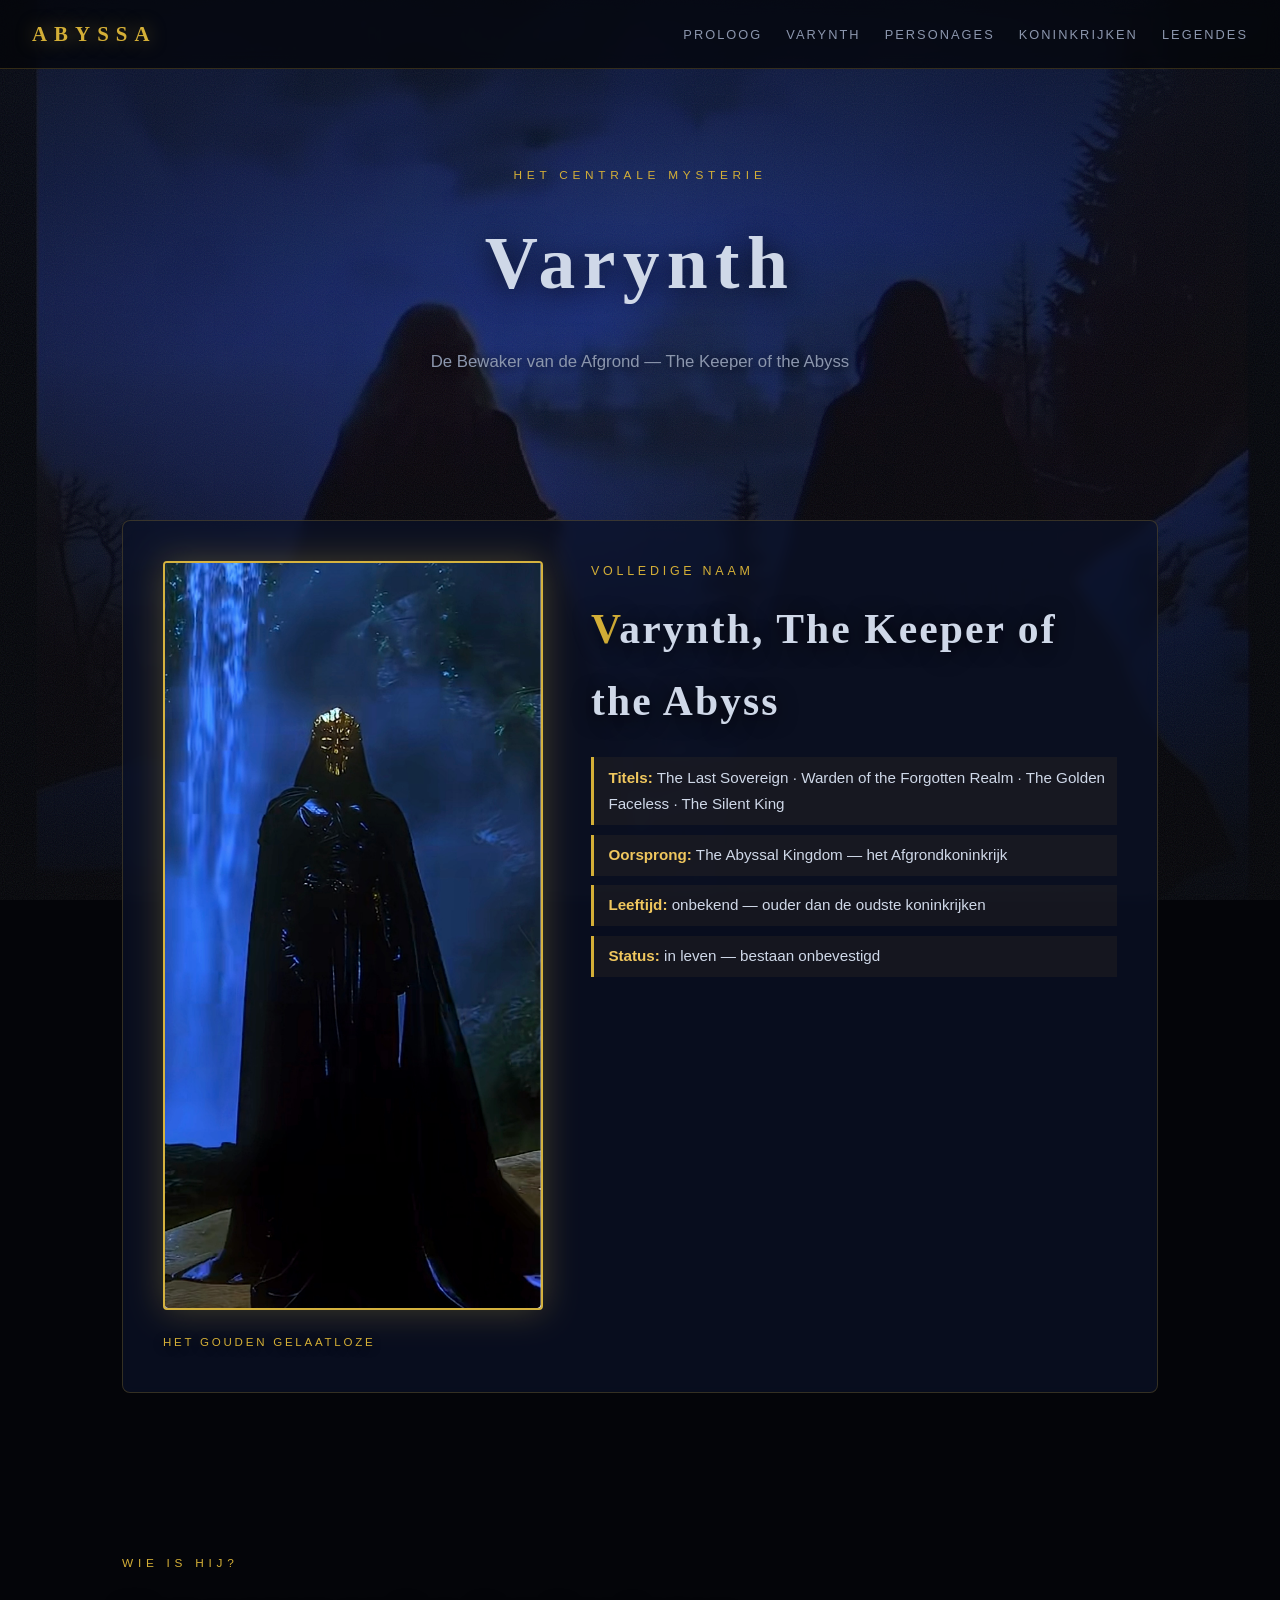
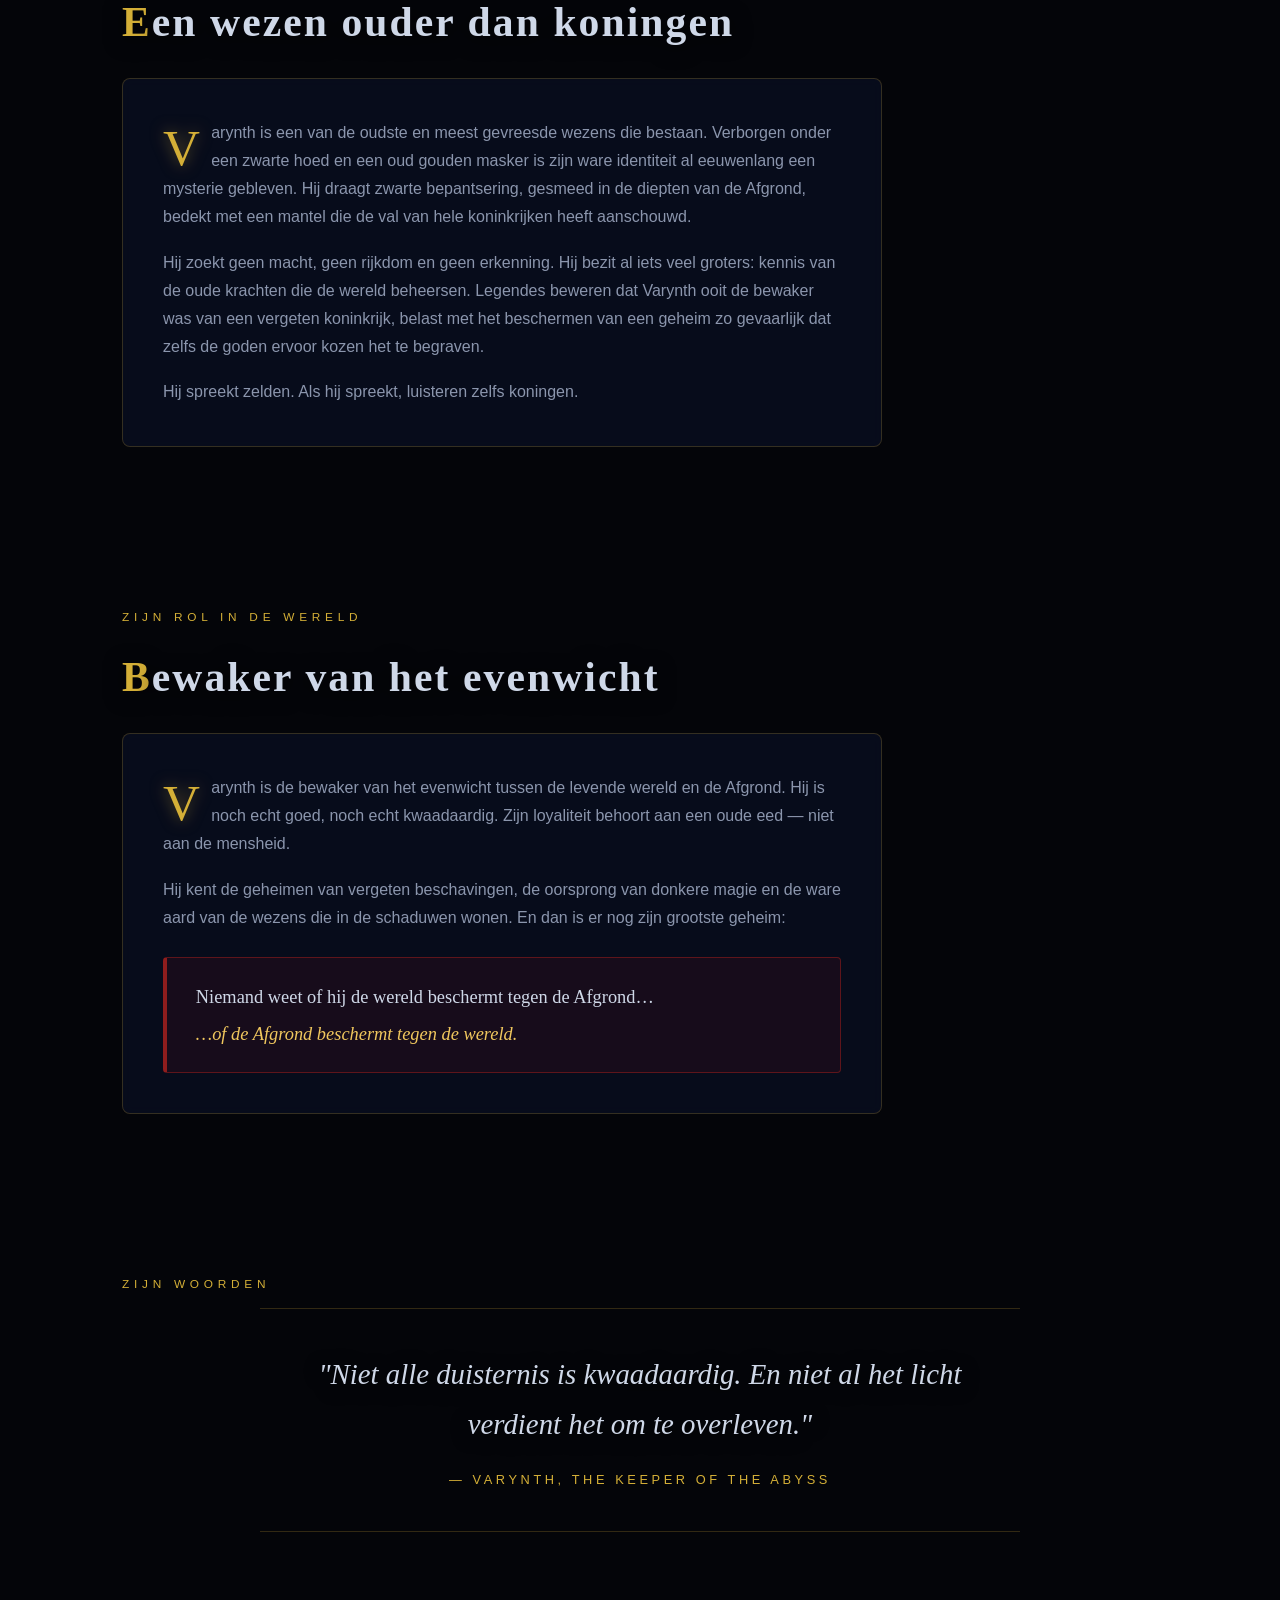
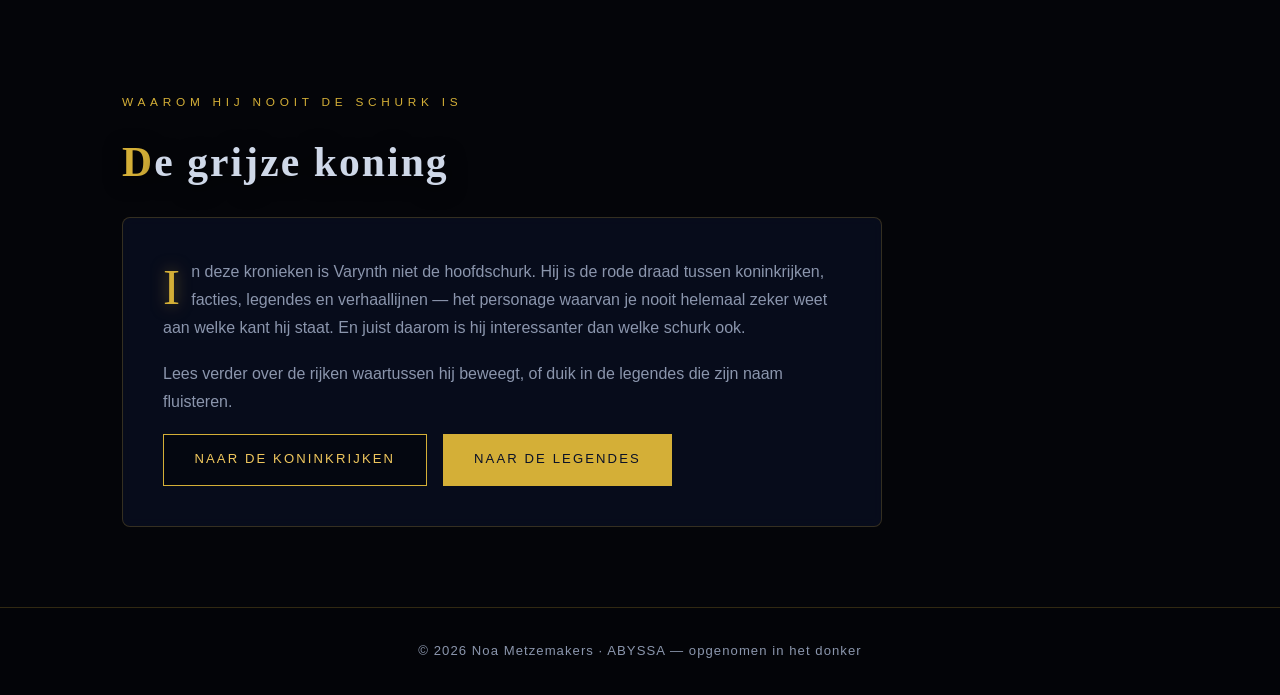
<file: varynth.html>
<!DOCTYPE html>
<html lang="nl">
<head>
    <meta charset="UTF-8">
    <meta name="viewport" content="width=device-width, initial-scale=1.0">
    <meta name="description" content="Varynth, de Bewaker van de Afgrond — het centrale mysterie van ABYSSA. Titels, oath, geheim en de vraag aan welke kant hij staat.">
    <title>Varynth, de Bewaker van de Afgrond — ABYSSA</title>
    <link rel="stylesheet" href="css/style.css">
</head>
<body>
    <div class="achtergrond" aria-hidden="true">
        <div class="achtergrond-laag actief"><img src="assets/bg/VERT_DF2-2.webp" alt=""></div>
        <div class="achtergrond-laag"><img src="assets/bg/malagor-walk.webp" alt=""></div>
        <div class="achtergrond-overlay"></div>
    </div>
    <div class="grain" aria-hidden="true"></div>
    <p class="fluistering" id="fluistering" aria-hidden="true"></p>

    <header class="site-header">
        <a class="logo" href="index.html">ABYSSA</a>
        <button class="nav-toggle" id="nav-toggle" aria-label="Menu openen" aria-expanded="false">☰</button>
        <nav class="site-nav" id="site-nav">
            <ul>
                <li><a href="index.html">Proloog</a></li>
                <li><a href="varynth.html">Varynth</a></li>
                <li><a href="personages.html">Personages</a></li>
                <li><a href="koninkrijken.html">Koninkrijken</a></li>
                <li><a href="legendes.html">Legendes</a></li>
            </ul>
        </nav>
    </header>

    <main>
        <section class="pagina-hero">
            <p class="hero-kicker">het centrale mysterie</p>
            <h1>Varynth</h1>
            <p class="hero-tag">De Bewaker van de Afgrond — The Keeper of the Abyss</p>
        </section>

        <section class="sectie">
            <div class="figuur-grid">
                <figure class="figuur-foto reveal">
                    <img src="assets/img/gouden-masker.jpg" alt="Varynth: zwarte hoed, gouden masker, zwarte cape">
                    <figcaption>het Gouden Gelaatloze</figcaption>
                </figure>
                <div class="figuur-tekst reveal">
                    <p class="figuur-rol">volledige naam</p>
                    <h2 class="figuur-naam">Varynth, The Keeper of the Abyss</h2>
                    <ul class="figuur-feiten">
                        <li><strong>Titels:</strong> The Last Sovereign · Warden of the Forgotten Realm · The Golden Faceless · The Silent King</li>
                        <li><strong>Oorsprong:</strong> The Abyssal Kingdom — het Afgrondkoninkrijk</li>
                        <li><strong>Leeftijd:</strong> onbekend — ouder dan de oudste koninkrijken</li>
                        <li><strong>Status:</strong> in leven — bestaan onbevestigd</li>
                    </ul>
                </div>
            </div>
        </section>

        <section class="sectie">
            <p class="sectie-kicker">wie is hij?</p>
            <h2>Een wezen ouder dan koningen</h2>
            <div class="verhaal reveal">
                <p class="dropcap">
                    Varynth is een van de oudste en meest gevreesde wezens die bestaan. Verborgen onder
                    een zwarte hoed en een oud gouden masker is zijn ware identiteit al eeuwenlang een
                    mysterie gebleven. Hij draagt zwarte bepantsering, gesmeed in de diepten van de
                    Afgrond, bedekt met een mantel die de val van hele koninkrijken heeft aanschouwd.
                </p>
                <p>
                    Hij zoekt geen macht, geen rijkdom en geen erkenning. Hij bezit al iets veel
                    groters: kennis van de oude krachten die de wereld beheersen. Legendes beweren
                    dat Varynth ooit de bewaker was van een vergeten koninkrijk, belast met het
                    beschermen van een geheim zo gevaarlijk dat zelfs de goden ervoor kozen het te
                    begraven.
                </p>
                <p>
                    Hij spreekt zelden. Als hij spreekt, luisteren zelfs koningen.
                </p>
            </div>
        </section>

        <section class="sectie">
            <p class="sectie-kicker">zijn rol in de wereld</p>
            <h2>Bewaker van het evenwicht</h2>
            <div class="verhaal reveal">
                <p class="dropcap">
                    Varynth is de bewaker van het evenwicht tussen de levende wereld en de Afgrond.
                    Hij is noch echt goed, noch echt kwaadaardig. Zijn loyaliteit behoort aan een
                    oude eed — niet aan de mensheid.
                </p>
                <p>
                    Hij kent de geheimen van vergeten beschavingen, de oorsprong van donkere magie en
                    de ware aard van de wezens die in de schaduwen wonen. En dan is er nog zijn
                    grootste geheim:
                </p>
                <div class="geheim">
                    <p>Niemand weet of hij de wereld beschermt tegen de Afgrond…</p>
                    <p class="geheim-tweede">…of de Afgrond beschermt tegen de wereld.</p>
                </div>
            </div>
        </section>

        <section class="sectie">
            <p class="sectie-kicker">zijn woorden</p>
            <blockquote class="quote reveal">
                <p>"Niet alle duisternis is kwaadaardig. En niet al het licht verdient het om te overleven."</p>
                <cite>— VARYNTH, THE KEEPER OF THE ABYSS</cite>
            </blockquote>
        </section>

        <section class="sectie">
            <p class="sectie-kicker">waarom hij nooit de schurk is</p>
            <h2>De grijze koning</h2>
            <div class="verhaal reveal">
                <p class="dropcap">
                    In deze kronieken is Varynth niet de hoofdschurk. Hij is de rode draad tussen
                    koninkrijken, facties, legendes en verhaallijnen — het personage waarvan je nooit
                    helemaal zeker weet aan welke kant hij staat. En juist daarom is hij
                    interessanter dan welke schurk ook.
                </p>
                <p>
                    Lees verder over de rijken waartussen hij beweegt, of duik in de legendes die zijn
                    naam fluisteren.
                </p>
                <div class="hero-knoppen">
                    <a class="knop knop-primair" href="koninkrijken.html">Naar de koninkrijken</a>
                    <a class="knop knop-goud" href="legendes.html">Naar de legendes</a>
                </div>
            </div>
        </section>
    </main>

    <footer class="site-footer">
        <p>© <span id="jaar"></span> Noa Metzemakers · ABYSSA — opgenomen in het donker</p>
    </footer>

    <script src="js/script.js"></script>
</body>
</html>
</file>
<file: css/style.css>
:root {
    --bg: #040509;
    --nachtblauw: #0a1128;
    --mist: #16213e;
    --indigo: #1a1a2e;
    --bloed: #8f1d1d;
    --tekst: #cfd8e8;
    --tekst-zwak: #8b96ad;
    --goud: #d4af37;
    --goud-helder: #f0c75e;
    --lijn: rgba(212, 175, 55, 0.22);
    --font-kop: Georgia, 'Times New Roman', serif;
    --font-tekst: 'Segoe UI', Verdana, Arial, sans-serif;
}

* {
    margin: 0;
    padding: 0;
    box-sizing: border-box;
}

html {
    scroll-behavior: smooth;
}

body {
    background: var(--bg);
    color: var(--tekst);
    font-family: var(--font-tekst);
    line-height: 1.75;
    min-height: 100vh;
    overflow-x: hidden;
}

a {
    color: var(--goud-helder);
}

.achtergrond {
    position: fixed;
    inset: 0;
    z-index: -2;
    overflow: hidden;
    background: var(--nachtblauw);
    animation: flicker 9s infinite;
}

@keyframes flicker {
    0%, 100% { opacity: 1; }
    41% { opacity: 1; }
    42% { opacity: 0.93; }
    43% { opacity: 1; }
    71% { opacity: 1; }
    72% { opacity: 0.96; }
    73% { opacity: 1; }
}

.achtergrond-laag {
    position: absolute;
    inset: 0;
    opacity: 0;
    transition: opacity 2.4s ease;
}

.achtergrond-laag img {
    width: 100%;
    height: 100%;
    object-fit: cover;
    transform: scale(1.08);
    filter: saturate(0.78) contrast(1.08) brightness(0.82);
}

.achtergrond-laag.actief {
    opacity: 1;
}

.achtergrond-laag.actief img {
    animation: zoomlang 12s ease-in-out infinite alternate;
}

@keyframes zoomlang {
    from { transform: scale(1.08); }
    to   { transform: scale(1.18); }
}

.achtergrond-overlay {
    position: absolute;
    inset: 0;
    background:
        radial-gradient(ellipse at 50% 35%, transparent 0%, rgba(4, 5, 9, 0.68) 100%),
        linear-gradient(to bottom, rgba(10, 17, 40, 0.8) 0%, rgba(10, 17, 40, 0.32) 40%, rgba(4, 5, 9, 0.92) 100%);
}

.grain {
    position: fixed;
    inset: 0;
    z-index: 1;
    pointer-events: none;
    opacity: 0.09;
    background-image: url("data:image/svg+xml,%3Csvg xmlns='http://www.w3.org/2000/svg' width='160' height='160'%3E%3Cfilter id='n'%3E%3CfeTurbulence type='fractalNoise' baseFrequency='0.9' numOctaves='2'/%3E%3C/filter%3E%3Crect width='160' height='160' filter='url(%23n)'/%3E%3C/svg%3E");
}

.fluistering {
    position: fixed;
    left: 0;
    right: 0;
    bottom: 3.2rem;
    z-index: 60;
    text-align: center;
    font-family: var(--font-kop);
    font-style: italic;
    letter-spacing: 0.12em;
    font-size: 0.95rem;
    color: rgba(207, 216, 232, 0.0);
    text-shadow: 0 0 14px rgba(212, 175, 55, 0.4);
    pointer-events: none;
    transition: opacity 3s ease;
}

.fluistering.zichtbaar {
    opacity: 1;
    color: rgba(207, 216, 232, 0.55);
}

.site-header {
    position: sticky;
    top: 0;
    z-index: 100;
    display: flex;
    align-items: center;
    justify-content: space-between;
    padding: 1rem 2rem;
    background: rgba(4, 5, 9, 0.74);
    border-bottom: 1px solid var(--lijn);
    backdrop-filter: blur(8px);
}

.logo {
    font-family: var(--font-kop);
    font-size: 1.3rem;
    font-weight: 700;
    letter-spacing: 0.34em;
    color: var(--goud);
    text-decoration: none;
    text-shadow: 0 0 18px rgba(212, 175, 55, 0.5);
}

.logo:hover {
    color: var(--goud-helder);
}

.site-nav ul {
    display: flex;
    gap: 1.5rem;
    list-style: none;
}

.site-nav a {
    color: var(--tekst-zwak);
    text-decoration: none;
    font-size: 0.8rem;
    letter-spacing: 0.16em;
    text-transform: uppercase;
    padding-bottom: 0.25rem;
    border-bottom: 2px solid transparent;
    transition: color 0.2s, border-color 0.2s;
}

.site-nav a:hover {
    color: var(--goud-helder);
    border-bottom-color: var(--goud);
}

.nav-toggle {
    display: none;
    background: none;
    border: 1px solid var(--lijn);
    color: var(--tekst);
    font-size: 1.2rem;
    padding: 0.3rem 0.7rem;
    cursor: pointer;
}

main {
    position: relative;
    z-index: 2;
}

.hero {
    min-height: calc(100vh - 72px);
    display: grid;
    grid-template-columns: 1.2fr 1fr;
    gap: 3rem;
    align-items: center;
    max-width: 1200px;
    margin: 0 auto;
    padding: 4rem 2rem;
}

.pagina-hero {
    text-align: center;
    padding: 6rem 2rem 4rem;
    max-width: 900px;
    margin: 0 auto;
}

.pagina-hero h1 {
    font-family: var(--font-kop);
    font-size: clamp(2.6rem, 7vw, 4.6rem);
    letter-spacing: 0.1em;
    text-shadow: 0 4px 30px rgba(0, 0, 0, 0.9);
}

.pagina-hero .hero-tag {
    margin: 1.2rem auto 0;
    max-width: 620px;
}

.hero-kicker,
.sectie-kicker {
    color: var(--goud);
    letter-spacing: 0.4em;
    text-transform: uppercase;
    font-size: 0.74rem;
    margin-bottom: 0.8rem;
}

.hero h1 {
    font-family: var(--font-kop);
    font-size: clamp(3.2rem, 9vw, 6.2rem);
    line-height: 0.95;
    letter-spacing: 0.08em;
    color: var(--tekst);
    text-shadow: 0 4px 30px rgba(0, 0, 0, 0.85);
}

.hero h1 span {
    color: var(--goud);
    text-shadow: 0 0 34px rgba(212, 175, 55, 0.55);
}

.hero-tag {
    color: var(--tekst-zwak);
    font-size: 1.05rem;
    max-width: 480px;
    margin: 1.5rem 0 2.2rem;
    text-shadow: 0 2px 12px rgba(0, 0, 0, 0.9);
}

.hero-knoppen {
    display: flex;
    gap: 1rem;
    flex-wrap: wrap;
}

.knop {
    display: inline-block;
    padding: 0.85rem 1.9rem;
    text-decoration: none;
    font-size: 0.82rem;
    letter-spacing: 0.16em;
    text-transform: uppercase;
    border: 1px solid var(--goud);
    cursor: pointer;
    transition: background 0.2s, color 0.2s, box-shadow 0.2s;
}

.knop-primair {
    background: rgba(4, 5, 9, 0.6);
    color: var(--goud-helder);
}

.knop-primair:hover {
    background: var(--goud);
    color: var(--nachtblauw);
    box-shadow: 0 0 24px rgba(212, 175, 55, 0.5);
}

.knop-goud {
    background: var(--goud);
    color: var(--nachtblauw);
}

.knop-goud:hover {
    background: var(--goud-helder);
    box-shadow: 0 0 26px rgba(240, 199, 94, 0.6);
}

.hero-foto {
    justify-self: center;
    text-align: center;
}

.hero-foto img {
    max-height: 62vh;
    border: 2px solid var(--goud);
    border-radius: 4px;
    box-shadow: 0 0 45px rgba(212, 175, 55, 0.4), 0 18px 50px rgba(0, 0, 0, 0.75);
    filter: saturate(0.9) contrast(1.06);
}

.hero-foto figcaption,
.figuur-foto figcaption,
.band-kaart figcaption {
    margin-top: 0.8rem;
    font-size: 0.72rem;
    letter-spacing: 0.24em;
    text-transform: uppercase;
    color: var(--goud);
    text-shadow: 0 2px 8px rgba(0, 0, 0, 0.9);
}

.sectie {
    max-width: 1100px;
    margin: 0 auto;
    padding: 5rem 2rem;
}

.sectie h2 {
    font-family: var(--font-kop);
    font-size: clamp(1.8rem, 4vw, 2.6rem);
    letter-spacing: 0.05em;
    margin-bottom: 1.2rem;
    color: var(--tekst);
    text-shadow: 0 3px 20px rgba(0, 0, 0, 0.85);
}

.sectie h2::first-letter {
    color: var(--goud);
}

.sectie-intro {
    color: var(--tekst-zwak);
    max-width: 680px;
    margin-bottom: 2rem;
    text-shadow: 0 2px 10px rgba(0, 0, 0, 0.9);
}

.sectie-intro code {
    background: rgba(212, 175, 55, 0.12);
    border: 1px solid var(--lijn);
    padding: 0.1rem 0.4rem;
    border-radius: 4px;
    color: var(--goud-helder);
}

.verhaal {
    max-width: 760px;
    background: rgba(10, 17, 40, 0.6);
    border: 1px solid var(--lijn);
    border-radius: 8px;
    padding: 2.5rem;
    backdrop-filter: blur(6px);
}

.verhaal p {
    color: var(--tekst-zwak);
    margin-bottom: 1.1rem;
}

.verhaal p:last-child {
    margin-bottom: 0;
}

.dropcap::first-letter {
    font-family: var(--font-kop);
    font-size: 3.2rem;
    line-height: 0.9;
    float: left;
    padding: 0.35rem 0.7rem 0 0;
    color: var(--goud);
    text-shadow: 0 0 16px rgba(212, 175, 55, 0.5);
}

.figuur-grid {
    display: grid;
    grid-template-columns: 380px 1fr;
    gap: 3rem;
    align-items: start;
    background: rgba(10, 17, 40, 0.72);
    border: 1px solid var(--lijn);
    border-radius: 8px;
    padding: 2.5rem;
    backdrop-filter: blur(6px);
}

.figuur-foto img {
    width: 100%;
    border: 2px solid var(--goud);
    border-radius: 4px;
    box-shadow: 0 0 35px rgba(212, 175, 55, 0.3);
    filter: saturate(0.9) contrast(1.06);
}

.figuur-rol {
    color: var(--goud);
    font-size: 0.78rem;
    letter-spacing: 0.3em;
    text-transform: uppercase;
    margin-bottom: 0.6rem;
}

.figuur-naam {
    font-family: var(--font-kop);
    font-size: 1.9rem;
    margin-bottom: 1.2rem;
    text-shadow: 0 3px 20px rgba(0, 0, 0, 0.85);
}

.figuur-feiten {
    list-style: none;
}

.figuur-feiten li {
    border-left: 3px solid var(--goud);
    padding: 0.45rem 0 0.45rem 0.9rem;
    margin-bottom: 0.6rem;
    color: var(--tekst);
    font-size: 0.95rem;
    background: rgba(212, 175, 55, 0.06);
}

.figuur-feiten strong {
    color: var(--goud-helder);
}

.geheim {
    margin-top: 1.6rem;
    border: 1px solid rgba(143, 29, 29, 0.6);
    border-left: 4px solid var(--bloed);
    background: rgba(143, 29, 29, 0.12);
    padding: 1.4rem 1.8rem;
    border-radius: 4px;
}

.geheim p {
    color: var(--tekst);
    font-family: var(--font-kop);
    font-size: 1.15rem;
    margin-bottom: 0.3rem;
}

.geheim-tweede {
    color: var(--goud-helder) !important;
    font-style: italic;
}

.quote {
    max-width: 760px;
    margin: 0 auto;
    text-align: center;
    border-top: 1px solid var(--lijn);
    border-bottom: 1px solid var(--lijn);
    padding: 2.5rem 2rem;
}

.quote p {
    font-family: var(--font-kop);
    font-size: clamp(1.3rem, 3vw, 1.8rem);
    font-style: italic;
    color: var(--tekst);
    text-shadow: 0 3px 18px rgba(0, 0, 0, 0.9);
}

.quote cite {
    display: block;
    margin-top: 1.2rem;
    font-size: 0.8rem;
    letter-spacing: 0.28em;
    color: var(--goud);
    font-style: normal;
}

.rijken-lijst {
    display: flex;
    flex-direction: column;
    gap: 2rem;
}

.rijk {
    background: rgba(10, 17, 40, 0.72);
    border: 1px solid var(--lijn);
    border-radius: 8px;
    padding: 2.5rem;
    backdrop-filter: blur(6px);
    transition: border-color 0.25s, transform 0.25s;
}

.rijk:hover {
    border-color: var(--goud);
    transform: translateY(-3px);
}

.rijk-kop {
    display: flex;
    align-items: center;
    justify-content: space-between;
    gap: 1rem;
    flex-wrap: wrap;
    margin-bottom: 1rem;
}

.rijk-kop h2 {
    margin-bottom: 0;
    color: var(--goud-helder);
}

.rijk-tag {
    font-size: 0.72rem;
    letter-spacing: 0.22em;
    text-transform: uppercase;
    color: var(--goud);
    border: 1px solid var(--lijn);
    padding: 0.25rem 0.8rem;
}

.rijk p {
    color: var(--tekst-zwak);
    max-width: 760px;
    margin-bottom: 0.8rem;
}

.rijk-band {
    border-left: 3px solid var(--bloed);
    padding-left: 0.9rem;
    color: var(--tekst) !important;
    font-size: 0.92rem;
    background: rgba(143, 29, 29, 0.08);
    padding-top: 0.4rem;
    padding-bottom: 0.4rem;
}

.legendes-lijst {
    display: flex;
    flex-direction: column;
    gap: 2.5rem;
    max-width: 820px;
    margin: 0 auto;
}

.legende {
    background: rgba(10, 17, 40, 0.6);
    border: 1px solid var(--lijn);
    border-radius: 8px;
    padding: 2.5rem;
    backdrop-filter: blur(6px);
}

.legende h2 {
    font-family: var(--font-kop);
    color: var(--goud-helder);
    margin-bottom: 1rem;
    letter-spacing: 0.04em;
}

.legende p {
    color: var(--tekst-zwak);
    margin-bottom: 1rem;
}

.legende-eind {
    font-family: var(--font-kop);
    font-style: italic;
    color: var(--tekst) !important;
    border-left: 3px solid var(--bloed);
    padding-left: 0.9rem;
}

.kaarten {
    display: grid;
    grid-template-columns: repeat(auto-fit, minmax(230px, 1fr));
    gap: 1.5rem;
}

.kaart {
    background: rgba(10, 17, 40, 0.72);
    border: 1px solid var(--lijn);
    border-top: 3px solid var(--goud);
    padding: 2rem;
    display: flex;
    flex-direction: column;
    gap: 0.8rem;
    border-radius: 4px;
    transition: transform 0.25s, box-shadow 0.25s;
}

.kaart:hover {
    transform: translateY(-4px);
    box-shadow: 0 0 30px rgba(212, 175, 55, 0.25);
}

.kaart h3 {
    font-family: var(--font-kop);
    font-size: 1.35rem;
    color: var(--goud);
}

.kaart p {
    color: var(--tekst-zwak);
    font-size: 0.95rem;
    flex: 1;
}

.kaart-link {
    text-decoration: none;
    font-size: 0.82rem;
    letter-spacing: 0.12em;
    text-transform: uppercase;
}

.kaart-link:hover {
    color: var(--goud-helder);
    text-shadow: 0 0 12px rgba(240, 199, 94, 0.6);
}

.banden-grid {
    display: grid;
    grid-template-columns: repeat(3, 1fr);
    gap: 1.5rem;
}

.band-kaart {
    text-align: center;
}

.band-kaart img {
    width: 100%;
    aspect-ratio: 9 / 16;
    object-fit: cover;
    border: 1px solid var(--lijn);
    border-radius: 6px;
    box-shadow: 0 12px 40px rgba(0, 0, 0, 0.65);
    filter: saturate(0.85) contrast(1.06);
    transition: transform 0.25s, box-shadow 0.25s;
}

.band-kaart:hover img {
    transform: translateY(-5px);
    box-shadow: 0 0 30px rgba(212, 175, 55, 0.3);
}

.stem-speler {
    display: flex;
    align-items: center;
    gap: 1.5rem;
    flex-wrap: wrap;
    background: rgba(10, 17, 40, 0.72);
    border: 1px solid var(--lijn);
    border-radius: 8px;
    padding: 2rem;
    backdrop-filter: blur(6px);
}

.stem-speler audio {
    flex: 1;
    min-width: 260px;
    accent-color: var(--goud);
}

.stem-nb {
    margin-top: 1rem;
    color: var(--tekst-zwak);
    font-size: 0.85rem;
}

.site-footer {
    position: relative;
    z-index: 2;
    text-align: center;
    padding: 2rem;
    border-top: 1px solid var(--lijn);
    color: var(--tekst-zwak);
    font-size: 0.82rem;
    letter-spacing: 0.08em;
    background: rgba(4, 5, 9, 0.85);
}

.reveal {
    opacity: 0;
    transform: translateY(24px);
    transition: opacity 0.7s ease, transform 0.7s ease;
}

.reveal.zichtbaar {
    opacity: 1;
    transform: translateY(0);
}

.personages-lijst {
    display: flex;
    flex-direction: column;
    gap: 2.5rem;
    max-width: 980px;
    margin: 0 auto;
}

.personage {
    display: grid;
    grid-template-columns: 300px 1fr;
    gap: 2.2rem;
    align-items: start;
    background: rgba(10, 17, 40, 0.72);
    border: 1px solid var(--lijn);
    border-radius: 8px;
    padding: 2.2rem;
    backdrop-filter: blur(6px);
    transition: border-color 0.25s, transform 0.25s;
}

.personage:hover {
    border-color: var(--goud);
    transform: translateY(-3px);
}

.personage-schurk {
    border-color: rgba(143, 29, 29, 0.55);
}

.personage-schurk:hover {
    border-color: var(--bloed);
    box-shadow: 0 0 34px rgba(143, 29, 29, 0.3);
}

.personage-hoofd {
    border-color: var(--goud);
    box-shadow: 0 0 30px rgba(212, 175, 55, 0.18);
}

.personage-foto img {
    width: 100%;
    aspect-ratio: 3 / 4;
    object-fit: cover;
    border: 2px solid var(--goud);
    border-radius: 4px;
    box-shadow: 0 0 30px rgba(212, 175, 55, 0.28);
    filter: saturate(0.9) contrast(1.06);
}

.personage-schurk .personage-foto img {
    border-color: var(--bloed);
    box-shadow: 0 0 30px rgba(143, 29, 29, 0.4);
}

.personage-foto-leeg {
    width: 100%;
    aspect-ratio: 3 / 4;
    border: 2px dashed rgba(143, 29, 29, 0.6);
    border-radius: 4px;
    display: flex;
    align-items: center;
    justify-content: center;
    background: rgba(143, 29, 29, 0.08);
}

.personage-foto-leeg span {
    font-family: var(--font-kop);
    font-size: 4rem;
    color: rgba(143, 29, 29, 0.65);
}

.badge {
    display: inline-block;
    font-size: 0.68rem;
    letter-spacing: 0.24em;
    text-transform: uppercase;
    padding: 0.3rem 0.8rem;
    border: 1px solid var(--lijn);
    border-radius: 999px;
    margin-bottom: 0.8rem;
}

.badge-goud {
    color: var(--goud-helder);
    border-color: var(--goud);
    background: rgba(212, 175, 55, 0.1);
}

.badge-blauw {
    color: #9fc2e8;
    border-color: rgba(159, 194, 232, 0.5);
    background: rgba(159, 194, 232, 0.08);
}

.badge-bloed {
    color: #e08080;
    border-color: var(--bloed);
    background: rgba(143, 29, 29, 0.18);
}

.badge-grijs {
    color: var(--tekst-zwak);
    border-color: var(--tekst-zwak);
    background: rgba(139, 150, 173, 0.1);
}

.personage-info h3 {
    font-family: var(--font-kop);
    font-size: 1.8rem;
    color: var(--tekst);
    letter-spacing: 0.04em;
    margin-bottom: 0.2rem;
}

.personage-schurk .personage-info h3 {
    color: #e08080;
}

.personage-titel {
    color: var(--goud);
    font-size: 0.82rem;
    letter-spacing: 0.14em;
    text-transform: uppercase;
    margin-bottom: 1rem;
}

.personage-info > p {
    color: var(--tekst-zwak);
    font-size: 0.95rem;
    margin-bottom: 0.9rem;
}

.personage-geheim {
    border-left: 3px solid var(--bloed);
    background: rgba(143, 29, 29, 0.08);
    padding: 0.6rem 0.9rem;
    color: var(--tekst) !important;
}

.personage-geheim strong {
    color: #e08080;
}

.personage-quote {
    margin-top: 1.1rem;
    border-top: 1px solid var(--lijn);
    padding-top: 1rem;
}

.personage-quote p {
    font-family: var(--font-kop);
    font-style: italic;
    color: var(--tekst);
    font-size: 1.02rem;
}

.personage-quote cite {
    display: block;
    margin-top: 0.4rem;
    font-size: 0.72rem;
    letter-spacing: 0.22em;
    text-transform: uppercase;
    color: var(--goud);
    font-style: normal;
}

@media (max-width: 900px) {
    .hero {
        grid-template-columns: 1fr;
        text-align: center;
        padding-top: 3rem;
    }

    .hero-tag {
        margin-left: auto;
        margin-right: auto;
    }

    .hero-knoppen {
        justify-content: center;
    }

    .figuur-grid {
        grid-template-columns: 1fr;
    }

    .figuur-foto {
        max-width: 340px;
        margin: 0 auto;
    }

    .personage {
        grid-template-columns: 1fr;
    }

    .personage-foto {
        max-width: 300px;
        margin: 0 auto;
    }

    .kaarten,
    .banden-grid {
        grid-template-columns: 1fr;
        max-width: 360px;
        margin: 0 auto;
    }
}

@media (max-width: 640px) {
    .site-header {
        flex-wrap: wrap;
    }

    .nav-toggle {
        display: block;
    }

    .site-nav {
        display: none;
        width: 100%;
        margin-top: 0.8rem;
    }

    .site-nav.open {
        display: block;
    }

    .site-nav ul {
        flex-direction: column;
        gap: 0.8rem;
    }

    .sectie {
        padding: 3.5rem 1.5rem;
    }

    .figuur-grid,
    .verhaal,
    .rijk,
    .legende,
    .stem-speler {
        padding: 1.5rem;
    }
}

.spel-venster {
    max-width: 820px;
    margin: 0 auto;
    background: rgba(10, 17, 40, 0.72);
    border: 1px solid var(--lijn);
    border-top: 3px solid var(--goud);
    border-radius: 8px;
    padding: 2.5rem;
    backdrop-filter: blur(6px);
}

.spel-status {
    display: flex;
    justify-content: space-between;
    align-items: flex-end;
    gap: 1.5rem;
    flex-wrap: wrap;
    margin-bottom: 1.8rem;
    padding-bottom: 1.2rem;
    border-bottom: 1px solid var(--lijn);
}

.spel-meter-label {
    display: block;
    font-size: 0.7rem;
    letter-spacing: 0.28em;
    text-transform: uppercase;
    color: var(--goud);
    margin-bottom: 0.45rem;
}

.spel-balans-bar {
    position: relative;
    width: 240px;
    max-width: 58vw;
    height: 10px;
    border: 1px solid var(--lijn);
    border-radius: 999px;
    background: linear-gradient(to right, rgba(143, 29, 29, 0.85), rgba(26, 26, 46, 0.9) 50%, rgba(212, 175, 55, 0.85));
}

.spel-balans-wijzer {
    position: absolute;
    top: 50%;
    left: 50%;
    width: 16px;
    height: 16px;
    background: var(--tekst);
    border: 2px solid var(--goud);
    border-radius: 50%;
    transform: translate(-50%, -50%);
    transition: left 0.6s ease;
    box-shadow: 0 0 12px rgba(212, 175, 55, 0.6);
}

.spel-meter-uiteinden {
    display: flex;
    justify-content: space-between;
    width: 240px;
    max-width: 58vw;
    margin-top: 0.35rem;
    font-size: 0.62rem;
    letter-spacing: 0.2em;
    text-transform: uppercase;
    color: var(--tekst-zwak);
}

.spel-geheugen {
    text-align: right;
}

.spel-geheugen-sterren {
    color: var(--goud);
    letter-spacing: 0.3em;
    font-size: 1.05rem;
    text-shadow: 0 0 10px rgba(212, 175, 55, 0.5);
}

.spel-geheugen-sterren .leeg {
    color: rgba(139, 150, 173, 0.35);
    text-shadow: none;
}

.spel-beeld {
    max-width: 280px;
    margin: 0 0 1.8rem;
    text-align: center;
}

.spel-beeld img {
    width: 100%;
    border: 2px solid var(--goud);
    border-radius: 4px;
    box-shadow: 0 0 30px rgba(212, 175, 55, 0.28);
    filter: saturate(0.9) contrast(1.06);
}

.spel-beeld figcaption {
    margin-top: 0.6rem;
    font-size: 0.68rem;
    letter-spacing: 0.22em;
    text-transform: uppercase;
    color: var(--goud);
}

.spel-venster h2 {
    font-family: var(--font-kop);
    font-size: clamp(1.6rem, 3.5vw, 2.2rem);
    letter-spacing: 0.04em;
    margin-bottom: 1rem;
    text-shadow: 0 3px 20px rgba(0, 0, 0, 0.85);
}

.spel-tekst p {
    color: var(--tekst-zwak);
    margin-bottom: 1rem;
    animation: spel-in 0.6s ease both;
}

.spel-tekst p:nth-child(2) { animation-delay: 0.12s; }
.spel-tekst p:nth-child(3) { animation-delay: 0.24s; }
.spel-tekst p:last-child { margin-bottom: 0; }

@keyframes spel-in {
    from { opacity: 0; transform: translateY(10px); }
    to { opacity: 1; transform: none; }
}

.spel-tekst .spel-fluister {
    font-family: var(--font-kop);
    font-style: italic;
    color: var(--tekst);
}

.spel-wijziging {
    min-height: 1.4rem;
    margin-top: 1rem;
    font-size: 0.8rem;
    font-style: italic;
    letter-spacing: 0.08em;
    color: var(--goud-helder);
    opacity: 0;
    transition: opacity 0.4s ease;
}

.spel-wijziging.zichtbaar {
    opacity: 1;
}

.spel-keuzes {
    display: flex;
    flex-direction: column;
    gap: 0.8rem;
    margin-top: 1.6rem;
}

.spel-keuze {
    display: block;
    width: 100%;
    text-align: left;
    text-transform: none;
    letter-spacing: normal;
    font-family: var(--font-tekst);
    font-size: 0.95rem;
    line-height: 1.5;
    padding: 0.9rem 1.2rem;
    border-radius: 4px;
    background: rgba(4, 5, 9, 0.6);
    border: 1px solid var(--lijn);
    color: var(--tekst);
    transition: border-color 0.2s, background 0.2s, color 0.2s, transform 0.15s;
}

.spel-keuze::before {
    content: '✦ ';
    color: var(--goud);
}

.spel-keuze:hover {
    border-color: var(--goud);
    background: rgba(212, 175, 55, 0.12);
    color: var(--goud-helder);
    transform: translateX(4px);
    box-shadow: none;
}

.spel-samenvatting {
    margin-top: 1.4rem;
    padding: 0.8rem 1rem;
    border: 1px dashed var(--lijn);
    border-radius: 4px;
    color: var(--tekst-zwak);
    font-size: 0.85rem;
    letter-spacing: 0.06em;
}

.spel-einde-acties {
    display: flex;
    gap: 1rem;
    flex-wrap: wrap;
    margin-top: 1.6rem;
}

.spel-nb {
    text-align: center;
    color: var(--tekst-zwak);
    font-size: 0.85rem;
    margin-top: 1.5rem;
}

@media (max-width: 640px) {
    .spel-venster {
        padding: 1.5rem;
    }

    .spel-status {
        flex-direction: column;
        align-items: stretch;
    }

    .spel-geheugen {
        text-align: left;
    }
}

[hidden] {
    display: none !important;
}

.game3d-stage {
    position: relative;
    max-width: 1100px;
    margin: 0 auto;
    height: min(78vh, 720px);
    min-height: 420px;
    border: 1px solid var(--lijn);
    border-top: 3px solid var(--goud);
    border-radius: 8px;
    overflow: hidden;
    background: #040509;
}

.game3d-stage.schade::after {
    content: '';
    position: absolute;
    inset: 0;
    pointer-events: none;
    box-shadow: inset 0 0 140px rgba(143, 29, 29, 0.85);
    animation: schade-flits 0.22s ease-out;
}

@keyframes schade-flits {
    from { opacity: 1; }
    to { opacity: 0; }
}

.game3d-canvas,
.game3d-canvas canvas {
    position: absolute;
    inset: 0;
    width: 100% !important;
    height: 100% !important;
    display: block;
}

.game3d-hud {
    position: absolute;
    inset: 0;
    pointer-events: none;
    z-index: 5;
    font-size: 0.9rem;
}

.hud-top {
    position: absolute;
    top: 0;
    left: 0;
    right: 0;
    display: flex;
    justify-content: space-between;
    align-items: flex-start;
    gap: 1rem;
    padding: 1rem 1.2rem;
}

.hud-quest {
    max-width: 46%;
    background: rgba(4, 5, 9, 0.65);
    border-left: 3px solid var(--goud);
    padding: 0.5rem 0.8rem;
    color: var(--tekst);
    font-size: 0.82rem;
    letter-spacing: 0.04em;
    text-shadow: 0 2px 8px #000;
}

.hud-stats {
    display: flex;
    flex-direction: column;
    align-items: flex-end;
    gap: 0.4rem;
}

.hud-relikwieen {
    color: var(--goud-helder);
    font-size: 1.05rem;
    letter-spacing: 0.2em;
    text-shadow: 0 0 12px rgba(212, 175, 55, 0.6), 0 2px 8px #000;
    background: rgba(4, 5, 9, 0.65);
    border: 1px solid var(--lijn);
    border-radius: 999px;
    padding: 0.25rem 0.7rem;
}

.hud-levens {
    display: flex;
    align-items: center;
    gap: 0.5rem;
    background: rgba(4, 5, 9, 0.65);
    border: 1px solid var(--lijn);
    border-radius: 999px;
    padding: 0.3rem 0.7rem;
}

.hud-label {
    font-size: 0.65rem;
    letter-spacing: 0.24em;
    text-transform: uppercase;
    color: var(--tekst-zwak);
}

.hud-levens-bar {
    width: 130px;
    height: 8px;
    border: 1px solid var(--lijn);
    border-radius: 999px;
    background: rgba(143, 29, 29, 0.25);
    overflow: hidden;
}

.hud-levens-fill {
    height: 100%;
    width: 100%;
    background: linear-gradient(to right, var(--bloed), var(--goud));
    transition: width 0.25s ease;
}

.hud-tijd {
    color: var(--tekst-zwak);
    font-size: 0.75rem;
    letter-spacing: 0.2em;
    background: rgba(4, 5, 9, 0.65);
    border: 1px solid var(--lijn);
    border-radius: 999px;
    padding: 0.2rem 0.6rem;
}

.hud-melding {
    position: absolute;
    top: 5.4rem;
    left: 50%;
    transform: translateX(-50%);
    max-width: 80%;
    text-align: center;
    background: rgba(4, 5, 9, 0.78);
    border: 1px solid var(--goud);
    border-radius: 6px;
    color: var(--goud-helder);
    padding: 0.5rem 1.1rem;
    font-size: 0.85rem;
    letter-spacing: 0.06em;
    text-shadow: 0 2px 8px #000;
}

.hud-npc {
    position: absolute;
    bottom: 4.6rem;
    left: 50%;
    transform: translateX(-50%);
    background: rgba(4, 5, 9, 0.7);
    border: 1px solid var(--lijn);
    border-radius: 999px;
    color: var(--tekst);
    padding: 0.3rem 0.9rem;
    font-size: 0.78rem;
    letter-spacing: 0.14em;
    text-transform: uppercase;
    white-space: nowrap;
}

.hud-hint {
    position: absolute;
    bottom: 0.9rem;
    left: 50%;
    transform: translateX(-50%);
    white-space: nowrap;
    background: rgba(4, 5, 9, 0.55);
    border-radius: 999px;
    color: var(--tekst-zwak);
    padding: 0.25rem 0.8rem;
    font-size: 0.72rem;
    letter-spacing: 0.1em;
    text-shadow: 0 2px 8px #000;
}

.hud-dialoog {
    position: absolute;
    left: 50%;
    bottom: 2.2rem;
    transform: translateX(-50%);
    display: flex;
    align-items: center;
    gap: 1rem;
    max-width: min(640px, 92%);
    background: rgba(10, 17, 40, 0.88);
    border: 1px solid var(--goud);
    border-radius: 8px;
    padding: 1rem 1.2rem;
    pointer-events: auto;
    backdrop-filter: blur(6px);
    box-shadow: 0 0 34px rgba(212, 175, 55, 0.25);
}

.hud-dialoog img {
    width: 72px;
    height: 90px;
    object-fit: cover;
    border: 2px solid var(--goud);
    border-radius: 4px;
    filter: saturate(0.9) contrast(1.06);
}

.hud-dialoog-naam {
    font-family: var(--font-kop);
    color: var(--goud-helder);
    letter-spacing: 0.12em;
    margin-bottom: 0.3rem;
}

.hud-dialoog-zin {
    color: var(--tekst);
    font-size: 0.92rem;
    font-style: italic;
    margin-bottom: 0.7rem;
}

.hud-dialoog .knop {
    padding: 0.45rem 1rem;
    font-size: 0.72rem;
}

.hud-bericht {
    position: absolute;
    inset: 0;
    display: flex;
    flex-direction: column;
    align-items: center;
    justify-content: center;
    gap: 0.8rem;
    text-align: center;
    background: rgba(4, 5, 9, 0.82);
    pointer-events: auto;
    padding: 2rem;
}

.hud-bericht h2 {
    font-family: var(--font-kop);
    font-size: clamp(1.8rem, 5vw, 3rem);
    color: var(--goud-helder);
    text-shadow: 0 0 30px rgba(212, 175, 55, 0.5);
}

.hud-bericht p {
    max-width: 560px;
    color: var(--tekst);
}

.game3d-start {
    position: absolute;
    inset: 0;
    z-index: 10;
    display: flex;
    flex-direction: column;
    align-items: center;
    justify-content: center;
    gap: 1rem;
    text-align: center;
    padding: 2rem;
    background: radial-gradient(ellipse at 50% 40%, rgba(10, 17, 40, 0.55), rgba(4, 5, 9, 0.92));
}

.game3d-start h2 {
    font-family: var(--font-kop);
    font-size: clamp(1.8rem, 5vw, 3rem);
    color: var(--tekst);
    text-shadow: 0 0 30px rgba(212, 175, 55, 0.4);
}

.game3d-start p {
    max-width: 620px;
    color: var(--tekst-zwak);
}

.game3d-controles {
    font-size: 0.8rem;
    letter-spacing: 0.08em;
    color: var(--goud) !important;
}

.game3d-fout {
    color: #e08080 !important;
    font-size: 0.85rem;
}

.game3d-touch {
    position: absolute;
    inset: 0;
    z-index: 6;
    pointer-events: none;
}

.touch-joystick {
    position: absolute;
    left: 1.4rem;
    bottom: 1.6rem;
    width: 110px;
    height: 110px;
    border: 1px solid var(--lijn);
    border-radius: 50%;
    background: rgba(4, 5, 9, 0.5);
    pointer-events: auto;
}

.touch-joystick-knop {
    position: absolute;
    left: 50%;
    top: 50%;
    width: 46px;
    height: 46px;
    margin: -23px 0 0 -23px;
    border-radius: 50%;
    background: rgba(212, 175, 55, 0.35);
    border: 1px solid var(--goud);
}

.touch-knoppen {
    position: absolute;
    right: 1.4rem;
    bottom: 1.8rem;
    display: flex;
    gap: 0.8rem;
    pointer-events: auto;
}

.touch-knoppen button {
    width: 58px;
    height: 58px;
    border-radius: 50%;
    border: 1px solid var(--goud);
    background: rgba(4, 5, 9, 0.6);
    color: var(--goud-helder);
    font-size: 1.3rem;
}

@media (max-width: 640px) {
    .game3d-stage {
        height: 70vh;
        min-height: 380px;
    }

    .hud-quest {
        max-width: 100%;
        font-size: 0.72rem;
    }

    .hud-hint {
        display: none;
    }

    .hud-levens-bar {
        width: 80px;
    }

    .hud-dialoog {
        bottom: 1rem;
        padding: 0.8rem;
    }

    .hud-dialoog img {
        width: 52px;
        height: 66px;
    }
}

.hud-fullscreen {
    pointer-events: auto;
    align-self: flex-end;
    background: rgba(4, 5, 9, 0.65);
    border: 1px solid var(--lijn);
    border-radius: 999px;
    color: var(--goud-helder);
    padding: 0.3rem 0.8rem;
    font-size: 0.75rem;
    letter-spacing: 0.12em;
    text-transform: uppercase;
    cursor: pointer;
    transition: border-color 0.2s, box-shadow 0.2s;
}

.hud-fullscreen:hover {
    border-color: var(--goud);
    box-shadow: 0 0 14px rgba(212, 175, 55, 0.4);
}

.game3d-stage:fullscreen {
    max-width: none;
    width: 100vw;
    height: 100vh;
    min-height: 0;
    border: none;
    border-radius: 0;
}
</file>
